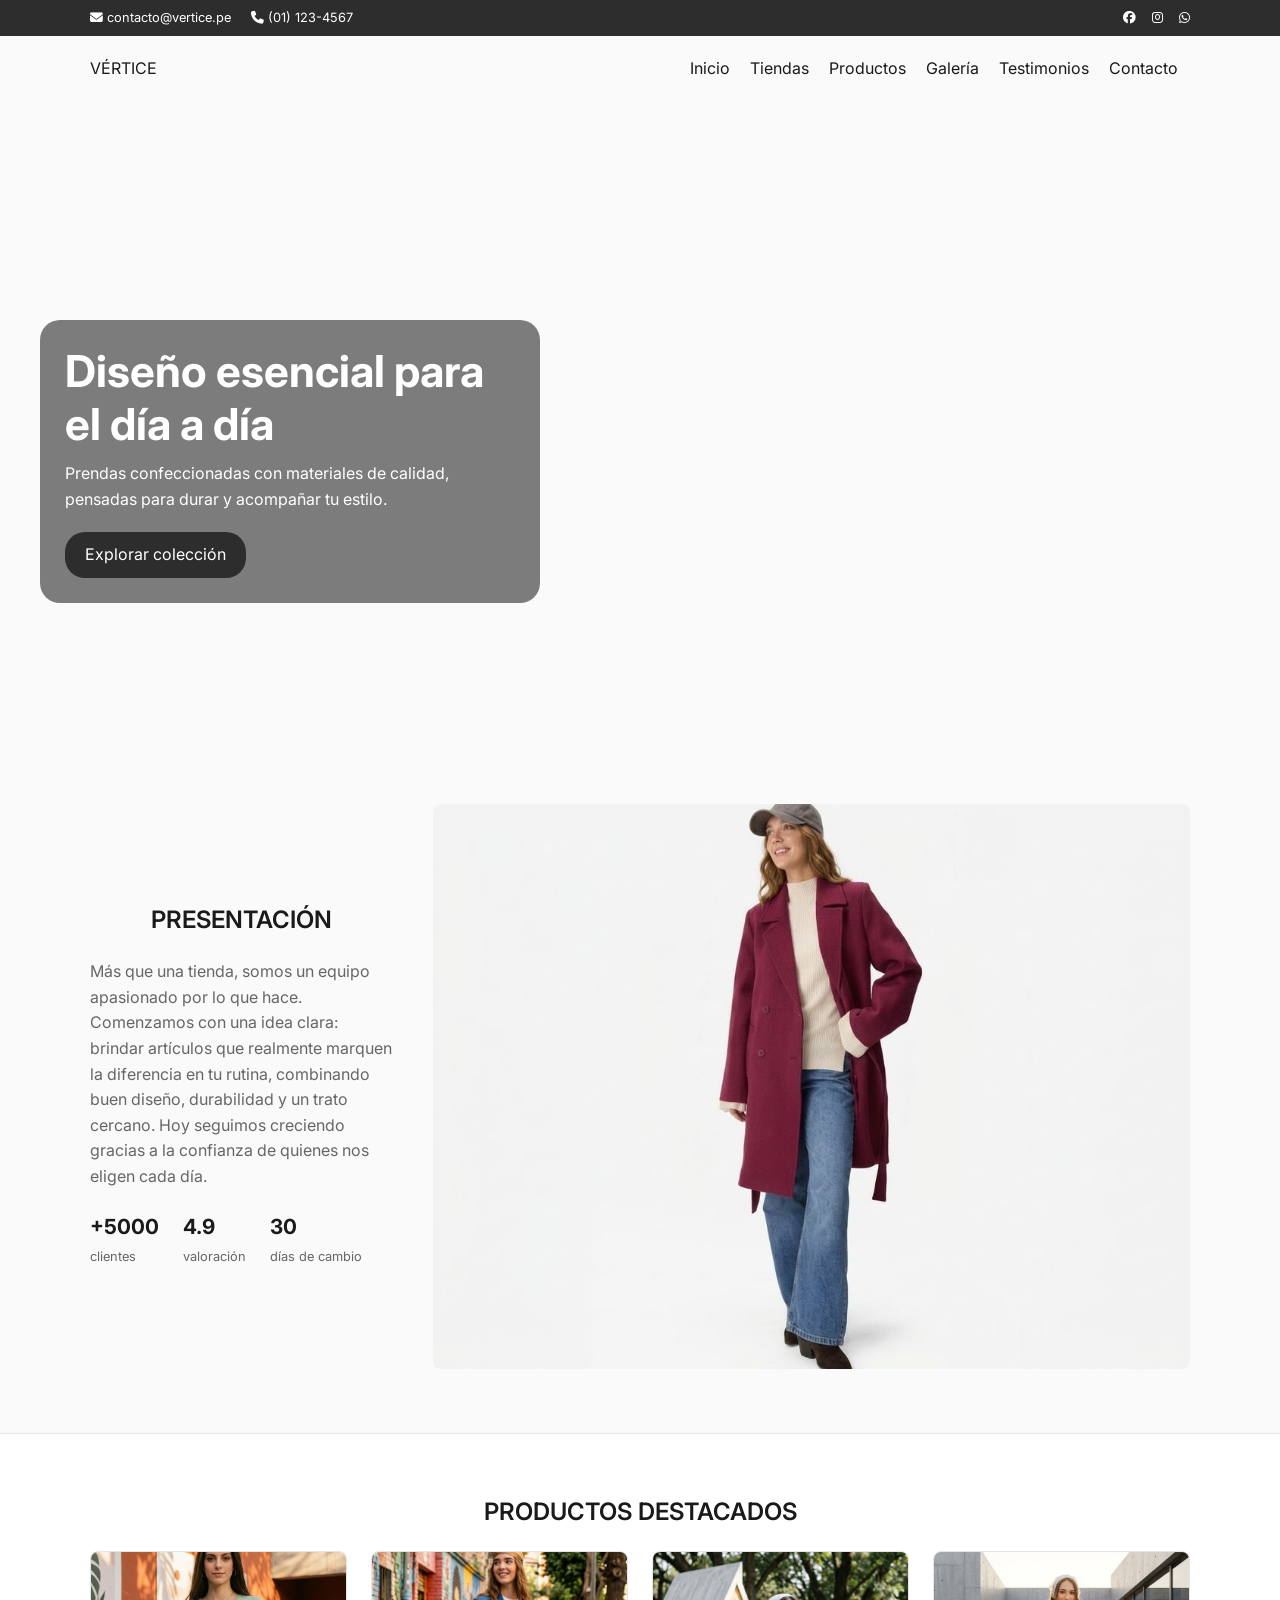
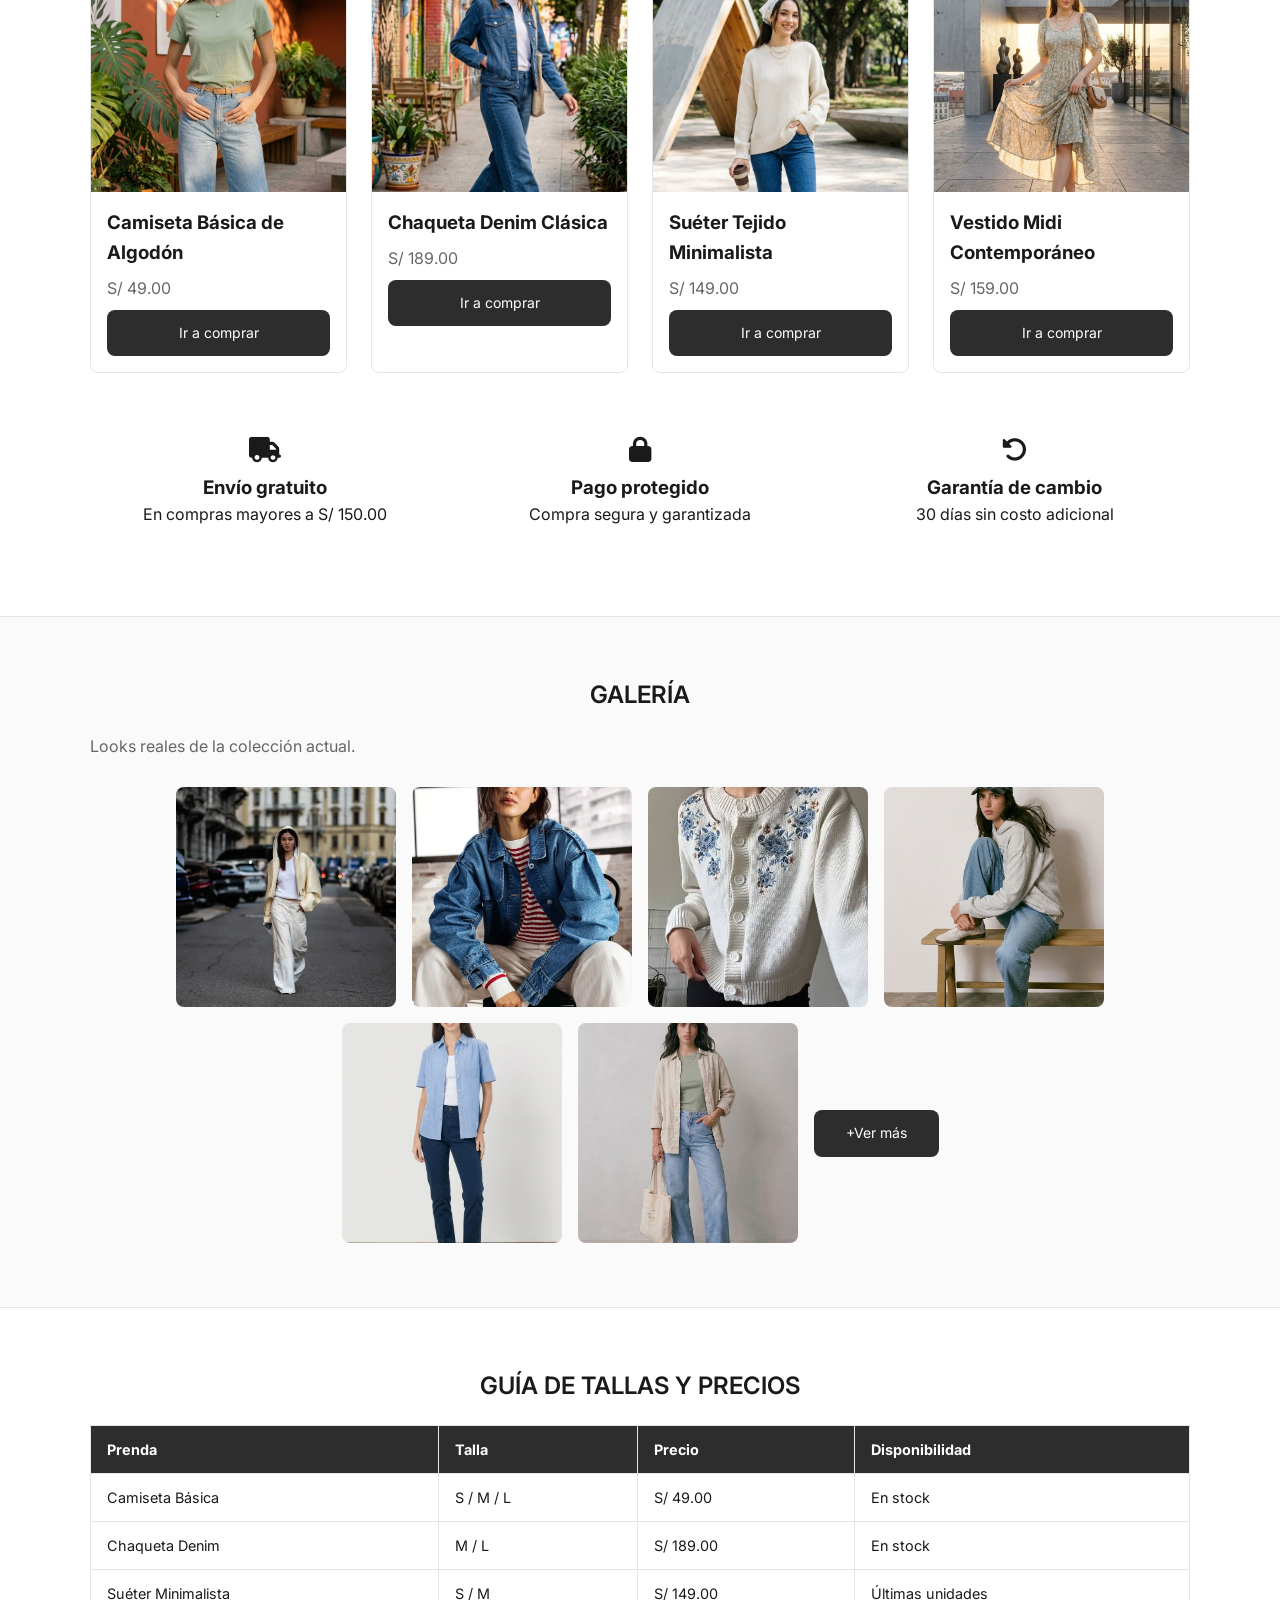
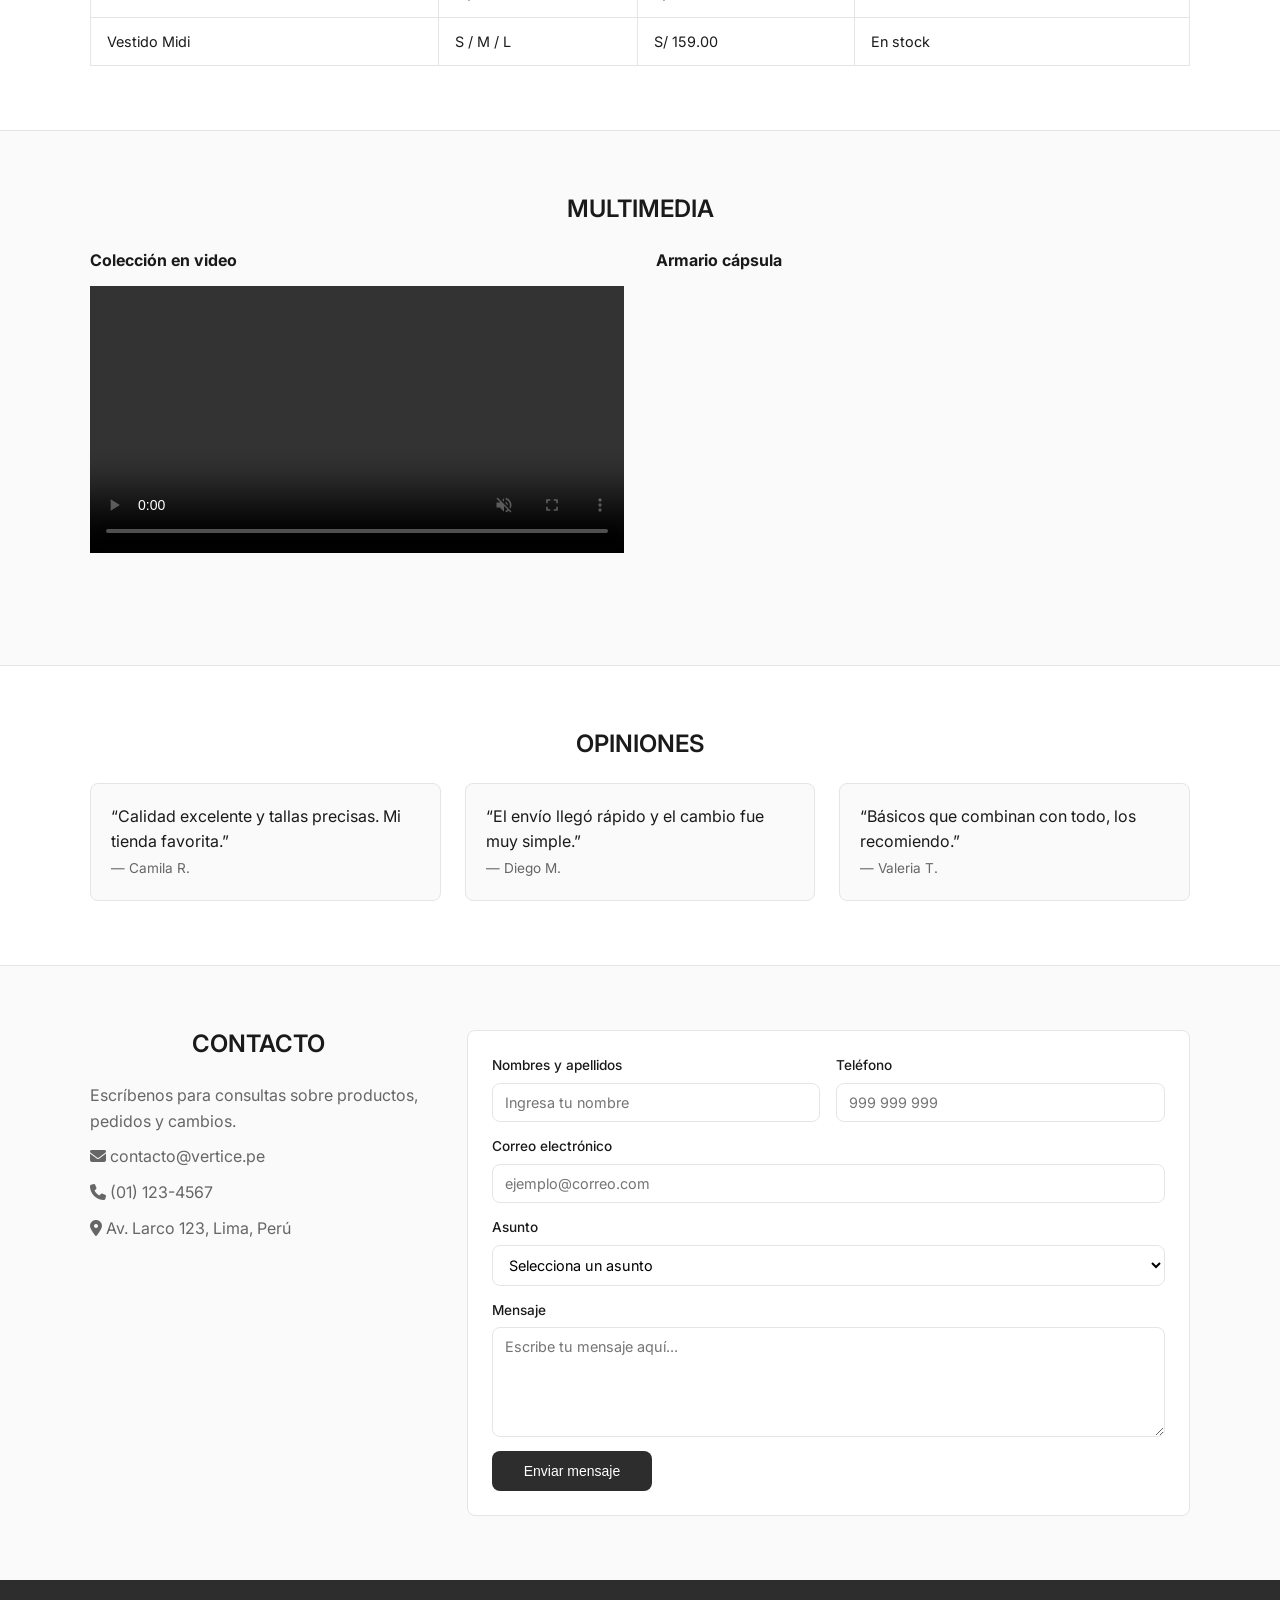
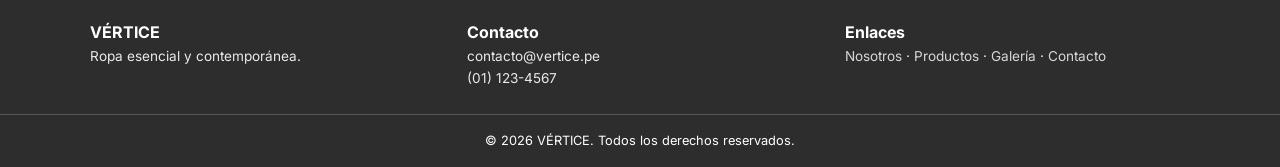
<file: index.html>
<!DOCTYPE html>
<html lang="es">

<head>
    <meta charset="UTF-8">
    <meta name="viewport" content="width=device-width, initial-scale=1.0">
    <meta name="theme-color" content="#2d2d2d">
    <title>VÉRTICE — Ropa Esencial</title>
    <link rel="icon" href="assets/img/favicon.ico" type="image/x-icon">
    <link rel="preconnect" href="https://fonts.googleapis.com">
    <link rel="preconnect" href="https://fonts.gstatic.com" crossorigin>
    <link href="https://fonts.googleapis.com/css2?family=Inter:wght@400;500;700&display=swap" rel="stylesheet">
    <link rel="stylesheet" href="https://cdnjs.cloudflare.com/ajax/libs/font-awesome/6.5.2/css/all.min.css">
    <link rel="stylesheet" href="assets/css/styles.css">
</head>

<body>
    <div class="topbar">
        <div class="container topbar-inner">
            <div class="topbar-contact">
                <a href="mailto:contacto@vertice.pe"><i class="fa-solid fa-envelope"></i> contacto@vertice.pe</a>
                <a href="tel:+5112345678"><i class="fa-solid fa-phone"></i> (01) 123-4567</a>
            </div>
            <div class="topbar-social">
                <a href="https://facebook.com/" target="_blank" rel="noopener"><i class="fa-brands fa-facebook"></i></a>
                <a href="https://instagram.com/" target="_blank" rel="noopener"><i
                        class="fa-brands fa-instagram"></i></a>
                <a href="https://wa.me/51999999999" target="_blank" rel="noopener"><i
                        class="fa-brands fa-whatsapp"></i></a>
            </div>
        </div>
    </div>
    <header id="cabecera">
        <div class="container header-inner">
            <div class="nav-bar">
                <!-- Logo -->
                <div class="logo-ancho">
                    <a href="index.html" class="logo">VÉRTICE</a>
                </div>
                <!-- Botón hamburguesa -->
                <div class="nav-menu-toggle">
                    <i class="fa-solid fa-bars"></i>
                </div>
                <nav class="nav-menu">
                    <a href="index.html" aria-current="page">Inicio</a>
                    <a href="tiendas.html">Tiendas</a>
                    <a href="productos.html">Productos</a>
                    <a href="galeria.html">Galería</a>
                    <a href="testimonios.html">Testimonios</a>
                    <a href="contacto.html">Contacto</a>
                </nav>
            </div>
        </div>
    </header>
    <main>
        <section id="portada">
            <video class="video-fluid" autoplay muted loop>
                <source src="assets/videos/video-portada.mp4" type="video/mp4">
            </video>
            <div class="portada-texto">
                <h1>Diseño esencial para el día a día</h1>
                <p>Prendas confeccionadas con materiales de calidad, pensadas para durar y acompañar tu estilo.</p>
                <a href="productos.html" class="btn">Explorar colección</a>
            </div>
        </section>
        <section id="nosotros" class="section">
            <div class="container nosotros-inner">
                <div class="nosotros-text">
                    <h2 class="section-title">Presentación</h2>
                    <p>Más que una tienda, somos un equipo apasionado por lo que hace. Comenzamos con una idea clara:
                        brindar artículos que realmente marquen la diferencia en tu rutina, combinando buen diseño,
                        durabilidad y un trato cercano. Hoy seguimos creciendo gracias a la confianza de quienes nos
                        eligen cada día.</p>
                    <div class="datos">
                        <div class="dato"><strong>+5000</strong><span>clientes</span></div>
                        <div class="dato"><strong>4.9</strong><span>valoración</span></div>
                        <div class="dato"><strong>30</strong><span>días de cambio</span></div>
                    </div>
                </div>
                <div class="nosotros-img">
                    <img src="assets/img/abrigo-de-pano.jpg" alt="Abrigo de paño estructurado">
                </div>
            </div>
        </section>
        <section id="productos" class="section section-alt">
            <div class="container">
                <h2 class="section-title">Productos destacados</h2>
                <div class="products">
                    <div class="card">
                        <div class="card-img"><img src="assets/img/camiseta.jpg" alt="Camiseta básica de algodón"></div>
                        <div class="card-body">
                            <h3>Camiseta Básica de Algodón</h3>
                            <p class="price">S/ 49.00</p>
                            <a href="productos.html" class="btn">Ir a comprar</a>
                        </div>
                    </div>
                    <div class="card">
                        <div class="card-img"><img src="assets/img/chaqueta.jpg" alt="Chaqueta denim clásica"></div>
                        <div class="card-body">
                            <h3>Chaqueta Denim Clásica</h3>
                            <p class="price">S/ 189.00</p>
                            <a href="productos.html" class="btn">Ir a comprar</a>
                        </div>
                    </div>
                    <div class="card">
                        <div class="card-img"><img src="assets/img/sueter-minimalista.jpg"
                                alt="Suéter tejido minimalista">
                        </div>
                        <div class="card-body">
                            <h3>Suéter Tejido Minimalista</h3>
                            <p class="price">S/ 149.00</p>
                            <a href="productos.html" class="btn">Ir a comprar</a>
                        </div>
                    </div>
                    <div class="card">
                        <div class="card-img"><img src="assets/img/vestido-midi.jpg" alt="Vestido midi contemporáneo">
                        </div>
                        <div class="card-body">
                            <h3>Vestido Midi Contemporáneo</h3>
                            <p class="price">S/ 159.00</p>
                            <a href="productos.html" class="btn">Ir a comprar</a>
                        </div>
                    </div>
                </div>
                <div class="features">
                    <div class="feature"><i class="fa-solid fa-truck"></i>
                        <h3>Envío gratuito</h3>
                        <p>En compras mayores a S/ 150.00</p>
                    </div>
                    <div class="feature"><i class="fa-solid fa-lock"></i>
                        <h3>Pago protegido</h3>
                        <p>Compra segura y garantizada</p>
                    </div>
                    <div class="feature"><i class="fa-solid fa-rotate-left"></i>
                        <h3>Garantía de cambio</h3>
                        <p>30 días sin costo adicional</p>
                    </div>
                </div>
            </div>
        </section>
        <section id="galeria" class="section">
            <div class="container">
                <h2 class="section-title">Galería</h2>
                <p class="section-sub">Looks reales de la colección actual.</p>
                <div class="galeria">
                    <img src="assets/img/modelo-1.webp" alt="Sudadera urbana con capucha">
                    <img src="assets/img/modelo-4.webp" alt="Chaqueta denim clásica">
                    <img src="assets/img/modelo3.jpg" alt="Suéter tejido de punto">
                    <img src="assets/img/polera.jpg" alt="Polera urbana">
                    <img src="assets/img/pantalon-chino.jpg" alt="Pantalón chino slim">
                    <img src="assets/img/camiseta-de-lino.jpg" alt="Sobrecamisa de lino">
                    <a href="galeria.html" class="btn-center">+Ver más</a>
                </div>
            </div>
        </section>
        <section id="tabla" class="section section-alt">
            <div class="container">
                <h2 class="section-title">Guía de tallas y precios</h2>
                <div class="tabla-wrap">
                    <table>
                        <thead>
                            <tr>
                                <th>Prenda</th>
                                <th>Talla</th>
                                <th>Precio</th>
                                <th>Disponibilidad</th>
                            </tr>
                        </thead>
                        <tbody>
                            <tr>
                                <td>Camiseta Básica</td>
                                <td>S / M / L</td>
                                <td>S/ 49.00</td>
                                <td>En stock</td>
                            </tr>
                            <tr>
                                <td>Chaqueta Denim</td>
                                <td>M / L</td>
                                <td>S/ 189.00</td>
                                <td>En stock</td>
                            </tr>
                            <tr>
                                <td>Suéter Minimalista</td>
                                <td>S / M</td>
                                <td>S/ 149.00</td>
                                <td>Últimas unidades</td>
                            </tr>
                            <tr>
                                <td>Vestido Midi</td>
                                <td>S / M / L</td>
                                <td>S/ 159.00</td>
                                <td>En stock</td>
                            </tr>
                        </tbody>
                    </table>
                </div>
            </div>
        </section>
        <section id="multimedia" class="section">
            <div class="container">
                <h2 class="section-title">Multimedia</h2>
                <div class="media">
                    <div class="media-item">
                        <h3>Colección en video</h3>
                        <video controls autoplay muted loop playsinline preload="metadata" width="100%">
                            <source src="assets/videos/coleccion.mp4" type="video/mp4">Tu navegador no puede reproducir
                            el
                            video.
                        </video>
                    </div>
                    <div class="media-item">
                        <h3>Armario cápsula</h3>
                        <iframe src="https://www.youtube.com/embed/F0hH-5UwAxQ"
                            title="Básicos imprescindibles armario cápsula minimalista" width="100%" height="315"
                            frameborder="0"
                            allow="accelerometer; autoplay; clipboard-write; encrypted-media; gyroscope; picture-in-picture; web-share"
                            referrerpolicy="strict-origin-when-cross-origin" allowfullscreen></iframe>
                    </div>
                </div>
            </div>
        </section>
        <section class="section section-alt">
            <div class="container">
                <h2 class="section-title">Opiniones</h2>
                <div class="testimonios">
                    <div class="testimonio">
                        <p>“Calidad excelente y tallas precisas. Mi tienda favorita.”</p><span>— Camila R.</span>
                    </div>
                    <div class="testimonio">
                        <p>“El envío llegó rápido y el cambio fue muy simple.”</p><span>— Diego M.</span>
                    </div>
                    <div class="testimonio">
                        <p>“Básicos que combinan con todo, los recomiendo.”</p><span>— Valeria T.</span>
                    </div>
                </div>
            </div>
        </section>
        <section id="contacto" class="section">
            <div class="container contacto-inner">
                <div class="contacto-info">
                    <h2 class="section-title">Contacto</h2>
                    <p>Escríbenos para consultas sobre productos, pedidos y cambios.</p>
                    <p><i class="fa-solid fa-envelope"></i> contacto@vertice.pe</p>
                    <p><i class="fa-solid fa-phone"></i> (01) 123-4567</p>
                    <p><i class="fa-solid fa-location-dot"></i> Av. Larco 123, Lima, Perú</p>
                </div>
                <div class="contacto-form">
                    <form action="#" method="post">
                        <div class="form-row">
                            <div class="form-group">
                                <label for="nombre">Nombres y apellidos</label>
                                <input type="text" id="nombre" name="nombre" placeholder="Ingresa tu nombre" required>
                            </div>
                            <div class="form-group">
                                <label for="telefono">Teléfono</label>
                                <input type="tel" id="telefono" name="telefono" placeholder="999 999 999" required>
                            </div>
                        </div>
                        <div class="form-group">
                            <label for="email">Correo electrónico</label>
                            <input type="email" id="email" name="email" placeholder="ejemplo@correo.com" required>
                        </div>
                        <div class="form-group">
                            <label for="asunto">Asunto</label>
                            <select id="asunto" name="asunto" required>
                                <option value="" disabled selected>Selecciona un asunto</option>
                                <option value="consulta">Consulta sobre productos</option>
                                <option value="pedido">Estado de mi pedido</option>
                                <option value="cambio">Cambios y devoluciones</option>
                            </select>
                        </div>
                        <div class="form-group">
                            <label for="mensaje">Mensaje</label>
                            <textarea id="mensaje" name="mensaje" placeholder="Escribe tu mensaje aquí..."
                                required></textarea>
                        </div>
                        <button type="submit" class="btn">Enviar mensaje</button>
                    </form>
                </div>
            </div>
        </section>
    </main>
    <footer>
        <div class="container footer-inner">
            <div class="footer-col">
                <strong>VÉRTICE</strong>
                <p>Ropa esencial y contemporánea.</p>
            </div>
            <div class="footer-col">
                <strong>Contacto</strong>
                <p>contacto@vertice.pe</p>
                <p>(01) 123-4567</p>
            </div>
            <div class="footer-col">
                <strong>Enlaces</strong>
                <p><a href="#nosotros">Nosotros</a> · <a href="#productos">Productos</a> · <a
                        href="#galeria">Galería</a> · <a href="#contacto">Contacto</a></p>
            </div>
        </div>
        <div class="footer-bar">
            <p>© 2026 VÉRTICE. Todos los derechos reservados.</p>
        </div>
    </footer>
    <a class="scroll-up" href="#" title="Volver arriba">
        <i class="fa-solid fa-angle-up"></i>
    </a>
    <script src="assets/js/main.js"></script>
</body>

</html>
</file>
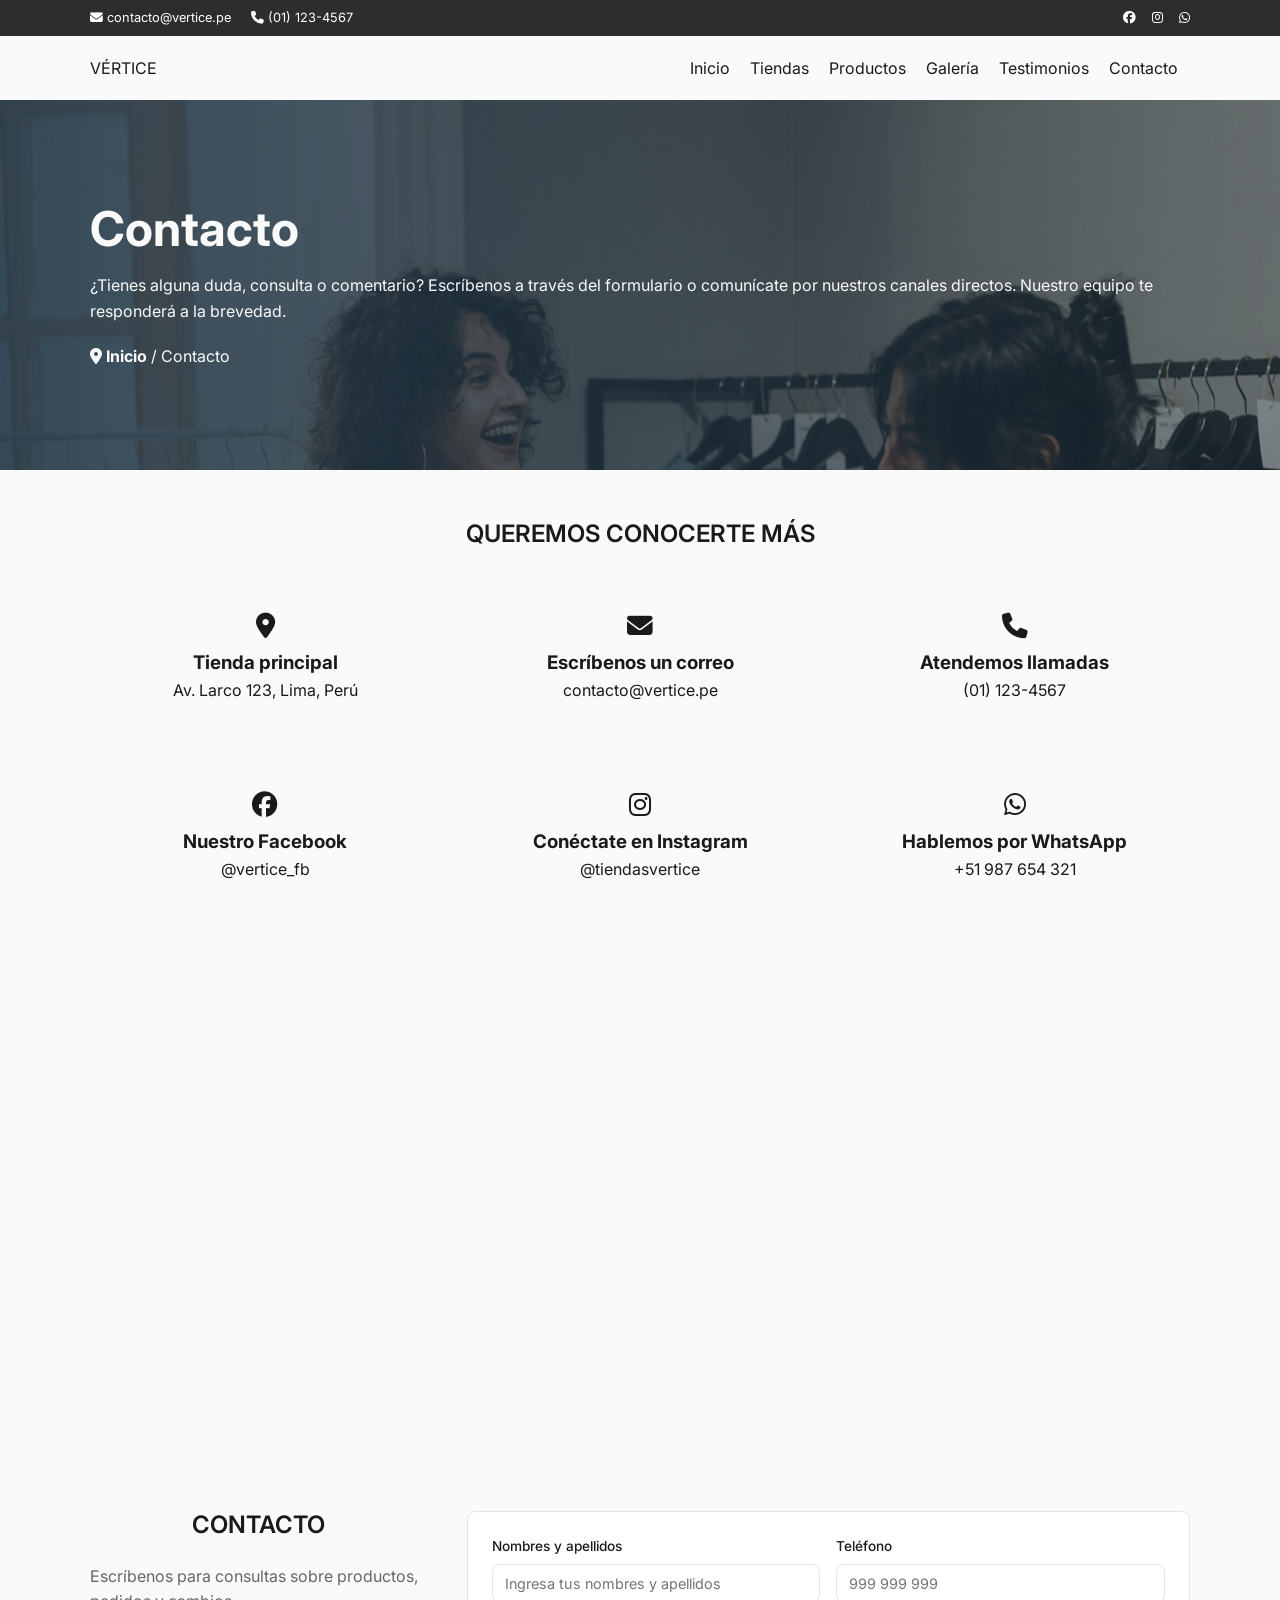
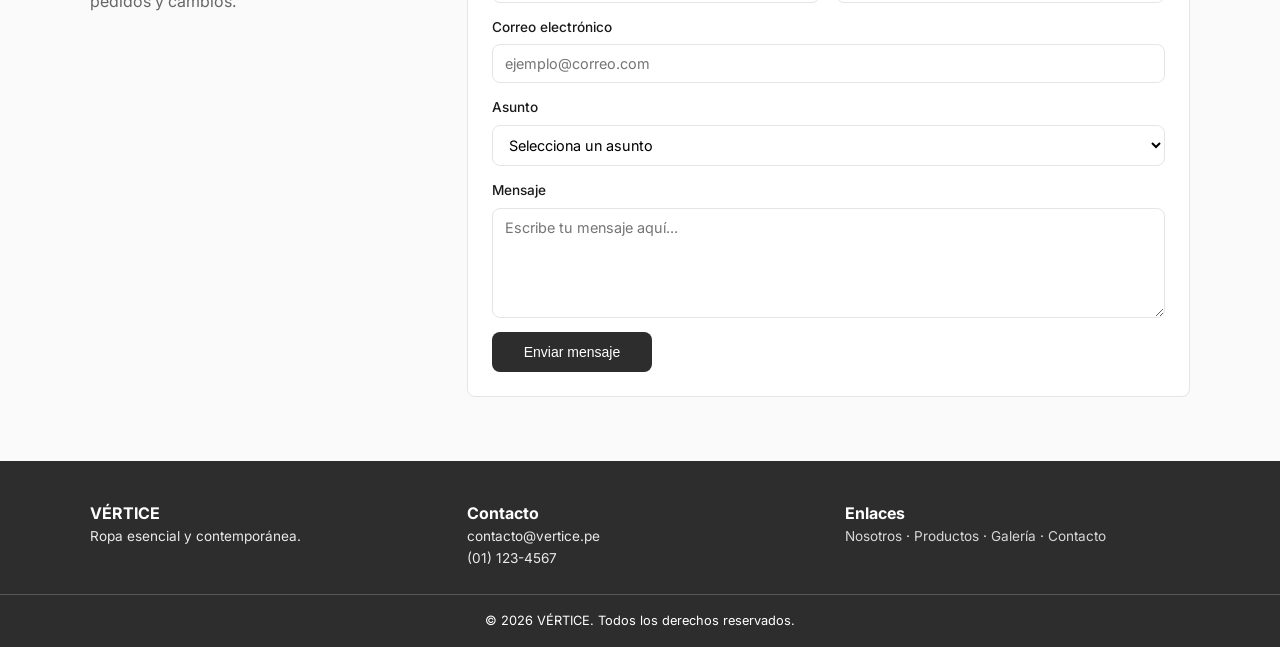
<file: contacto.html>
<!DOCTYPE html>
<html lang="es">

<head>
    <meta charset="UTF-8">
    <meta name="viewport" content="width=device-width, initial-scale=1.0">
    <title>VÉRTICE — Ropa Esencial</title>
    <link rel="icon" href="assets/img/favicon.ico" type="image/x-icon">
    <link rel="preconnect" href="https://fonts.googleapis.com">
    <link rel="preconnect" href="https://fonts.gstatic.com" crossorigin>
    <link href="https://fonts.googleapis.com/css2?family=Inter:wght@400;500;700&display=swap" rel="stylesheet">
    <link rel="stylesheet" href="https://cdnjs.cloudflare.com/ajax/libs/font-awesome/6.5.2/css/all.min.css">
    <link rel="stylesheet" href="assets/css/styles.css">
</head>

<body>
    <div class="topbar">
        <div class="container topbar-inner">
            <div class="topbar-contact">
                <a href="mailto:contacto@vertice.pe"><i class="fa-solid fa-envelope"></i> contacto@vertice.pe</a>
                <a href="tel:+5112345678"><i class="fa-solid fa-phone"></i> (01) 123-4567</a>
            </div>
            <div class="topbar-social">
                <a href="https://facebook.com/" target="_blank" rel="noopener"><i class="fa-brands fa-facebook"></i></a>
                <a href="https://instagram.com/" target="_blank" rel="noopener"><i
                        class="fa-brands fa-instagram"></i></a>
                <a href="https://wa.me/51999999999" target="_blank" rel="noopener"><i
                        class="fa-brands fa-whatsapp"></i></a>
            </div>
        </div>
    </div>
    <header id="cabecera">
        <div class="container header-inner">
            <div class="nav-bar">
                <!-- Logo -->
                <div class="logo-ancho">
                    <a href="index.html" class="logo">VÉRTICE</a>
                </div>
                <!-- Botón hamburguesa -->
                <div class="nav-menu-toggle">
                    <i class="fa-solid fa-bars"></i>
                </div>
                <nav class="nav-menu">
                    <a href="index.html" aria-current="page">Inicio</a>
                    <a href="tiendas.html">Tiendas</a>
                    <a href="productos.html">Productos</a>
                    <a href="galeria.html">Galería</a>
                    <a href="testimonios.html">Testimonios</a>
                    <a href="contacto.html">Contacto</a>
                </nav>
            </div>
        </div>
    </header>
    <main>
        <section class="contact">
            <div class="container">
                <h1>Contacto</h1>
                <p>¿Tienes alguna duda, consulta o comentario? Escríbenos a través del formulario o comunícate por
                    nuestros canales directos. Nuestro equipo te responderá a la brevedad.</p>
                <nav>
                    <i class="fa-solid fa-location-dot"></i>
                    <a href="index.html">Inicio</a> / Contacto
                </nav>
            </div>
        </section>
        <section id="contact">
            <h2 class="section-title">Queremos conocerte más</h2>
            <div class="container">
                <div class="contact-grid">
                    <div class="contact-item"><i class="fa-solid fa-location-dot"></i>
                        <h3>Tienda principal</h3>
                        <p>Av. Larco 123, Lima, Perú</p>
                    </div>
                    <div class="contact-item"><i class="fa-solid fa-envelope"></i>
                        <h3>Escríbenos un correo</h3>
                        <a href="mailto:contacto@vertice.pe">contacto@vertice.pe</a>
                    </div>
                    <div class="contact-item"><i class="fa-solid fa-phone"></i>
                        <h3>Atendemos llamadas</h3>
                        <a href="tel:+5112345678"> (01) 123-4567</a>
                    </div>
                </div>
                <div class="contact-grid">
                    <div class="contact-item"><i class="fa-brands fa-facebook"></i>
                        <h3>Nuestro Facebook</h3>
                        <a href="https://facebook.com/" target="_blank" rel="noopener">@vertice_fb</a>
                    </div>
                    <div class="contact-item"><i class="fa-brands fa-instagram"></i>
                        <h3>Conéctate en Instagram</h3>
                        <a href="https://instagram.com/" target="_blank" rel="noopener">@tiendasvertice</a>
                    </div>
                    <div class="contact-item"><i class="fa-brands fa-whatsapp"></i>
                        <h3>Hablemos por WhatsApp</h3>
                        <a href="https://wa.me/51987654321" target="_blank" rel="noopener">+51 987 654 321</a>
                    </div>
                </div>
            </div>
        </section>
        <section id="mapa">
            <iframe class="mapa-fluid"
                src="https://www.google.com/maps/embed?pb=!1m18!1m12!1m3!1d62452.99128207556!2d-77.14641255136722!3d-11.952890200000006!2m3!1f0!2f0!3f0!3m2!1i1024!2i768!4f13.1!3m3!1m2!1s0x9105d1d877f532d7%3A0x8db19fe8e1f40feb!2sUniversidad%20Tecnol%C3%B3gica%20del%20Per%C3%BA!5e0!3m2!1ses-419!2spe!4v1794443236044!5m2!1ses-419!2spe"
                width="600" height="450" style="border:0;" allowfullscreen="" loading="lazy"
                referrerpolicy="strict-origin-when-cross-origin"></iframe>
        </section>
        <section id="contacto" class="section">
            <div class="container contacto-inner">
                <div class="contacto-info">
                    <h2 class="section-title">Contacto</h2>
                    <p>Escríbenos para consultas sobre productos, pedidos y cambios.</p>
                </div>
                <div class="contacto-form">
                    <form action="#" method="post">
                        <div class="form-row">
                            <div class="form-group">
                                <label for="nombre">Nombres y apellidos</label>
                                <input type="text" id="nombre" name="nombre"
                                    placeholder="Ingresa tus nombres y apellidos" required>
                            </div>
                            <div class="form-group">
                                <label for="telefono">Teléfono</label>
                                <input type="tel" id="telefono" name="telefono" placeholder="999 999 999" required>
                            </div>
                        </div>
                        <div class="form-group">
                            <label for="email">Correo electrónico</label>
                            <input type="email" id="email" name="email" placeholder="ejemplo@correo.com" required>
                        </div>
                        <div class="form-group">
                            <label for="asunto">Asunto</label>
                            <select id="asunto" name="asunto" required>
                                <option value="" disabled selected>Selecciona un asunto</option>
                                <option value="consulta">Consulta sobre productos</option>
                                <option value="pedido">Estado de mi pedido</option>
                                <option value="cambio">Cambios y devoluciones</option>
                            </select>
                        </div>
                        <div class="form-group">
                            <label for="mensaje">Mensaje</label>
                            <textarea id="mensaje" name="mensaje" placeholder="Escribe tu mensaje aquí..."
                                required></textarea>
                        </div>
                        <button type="submit" class="btn">Enviar mensaje</button>
                    </form>
                </div>
            </div>
        </section>
    </main>
    <footer>
        <div class="container footer-inner">
            <div class="footer-col">
                <strong>VÉRTICE</strong>
                <p>Ropa esencial y contemporánea.</p>
            </div>
            <div class="footer-col">
                <strong>Contacto</strong>
                <p>contacto@vertice.pe</p>
                <p>(01) 123-4567</p>
            </div>
            <div class="footer-col">
                <strong>Enlaces</strong>
                <p><a href="#nosotros">Nosotros</a> · <a href="#productos">Productos</a> · <a
                        href="#galeria">Galería</a> · <a href="#contacto">Contacto</a></p>
            </div>
        </div>
        <div class="footer-bar">
            <p>© 2026 VÉRTICE. Todos los derechos reservados.</p>
        </div>
    </footer>
    <a class="scroll-up" href="#" title="Volver arriba">
        <i class="fa-solid fa-angle-up"></i>
    </a>
    <script src="assets/js/main.js"></script>
</body>

</html>
</file>
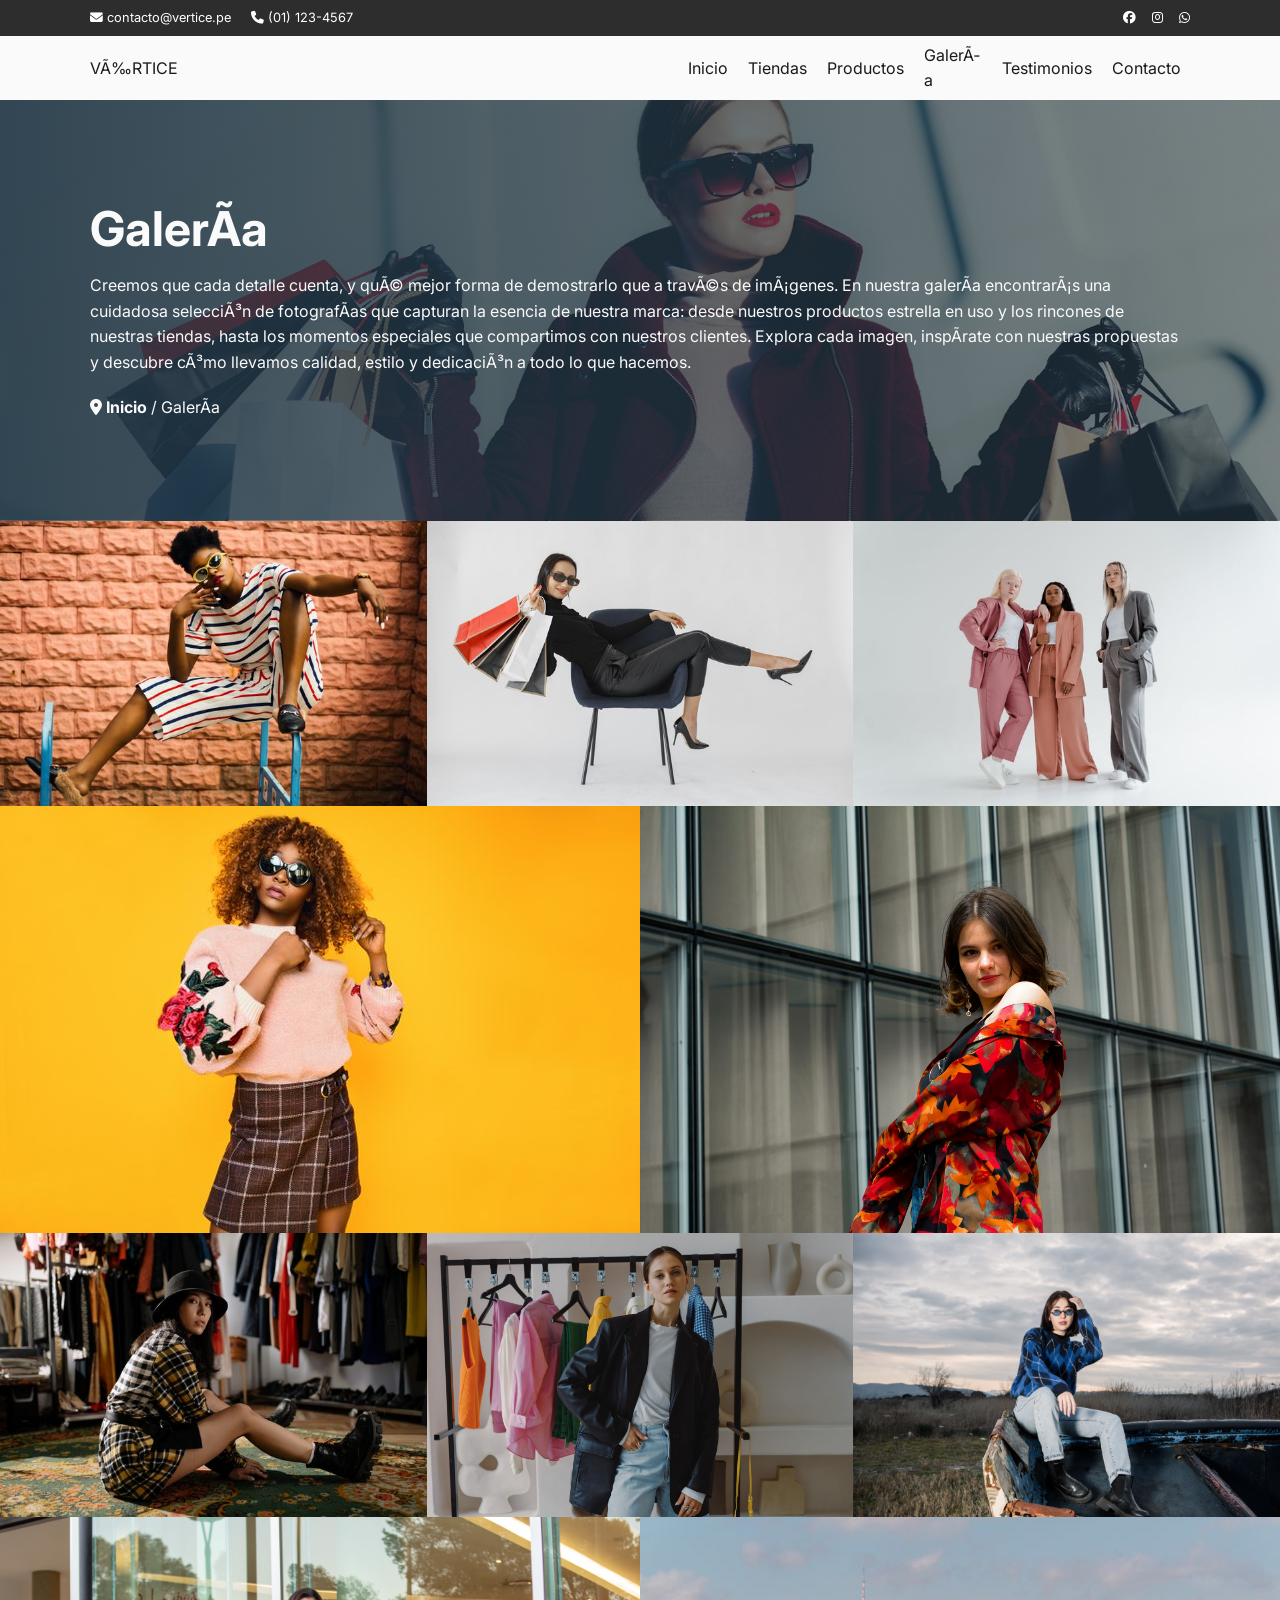
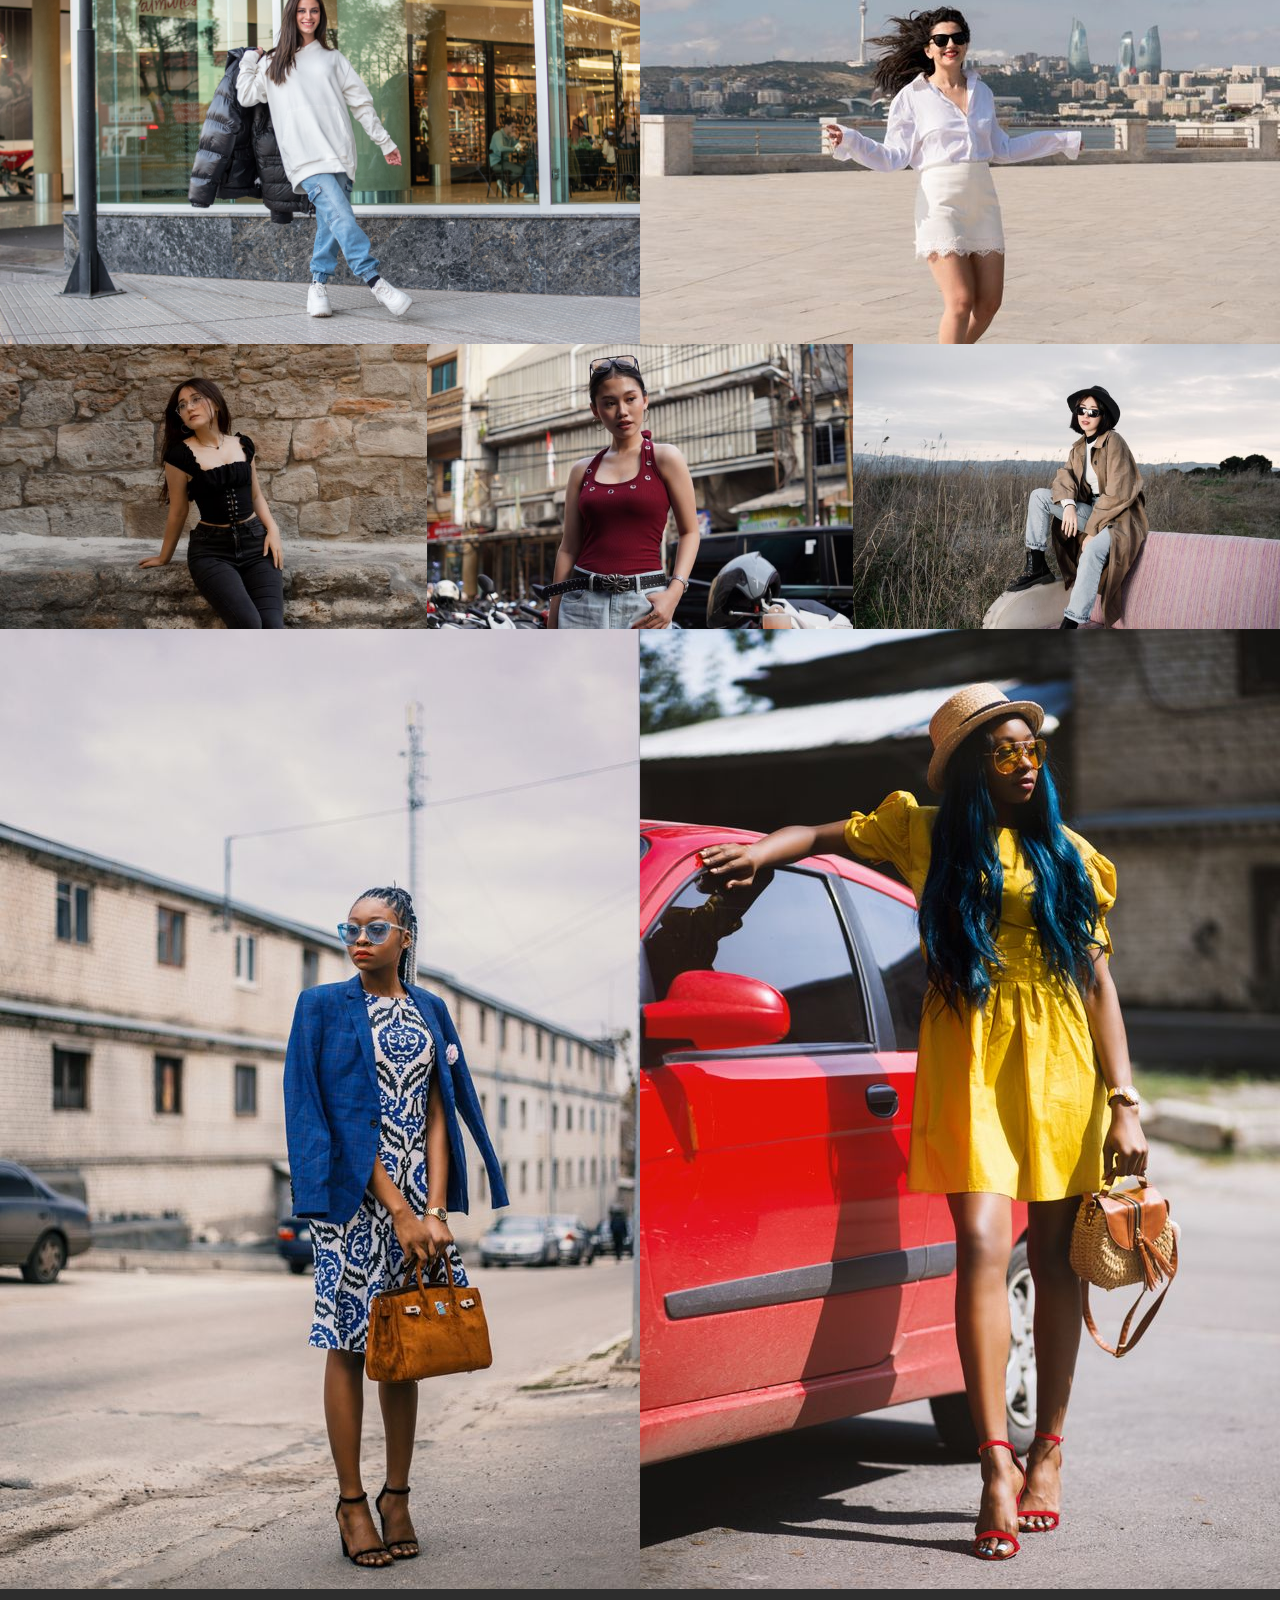
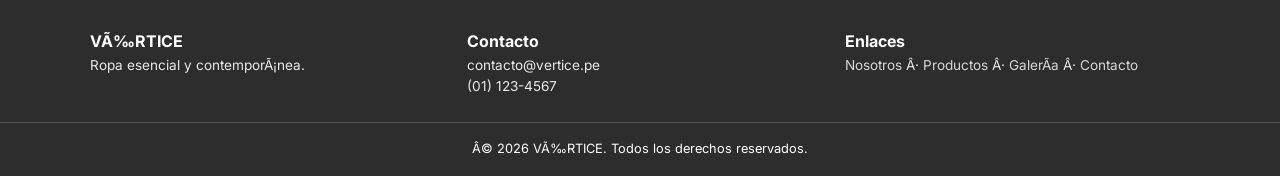
<file: galeria.html>
<!DOCTYPE html>
<html lang="es">
<div class="topbar">
    <div class="container topbar-inner">
        <div class="topbar-contact">
            <a href="mailto:contacto@vertice.pe"><i class="fa-solid fa-envelope"></i> contacto@vertice.pe</a>
            <a href="tel:+5112345678"><i class="fa-solid fa-phone"></i> (01) 123-4567</a>
        </div>
        <div class="topbar-social">
            <a href="https://facebook.com/" target="_blank" rel="noopener"><i class="fa-brands fa-facebook"></i></a>
            <a href="https://instagram.com/" target="_blank" rel="noopener"><i class="fa-brands fa-instagram"></i></a>
            <a href="https://wa.me/51999999999" target="_blank" rel="noopener"><i class="fa-brands fa-whatsapp"></i></a>
        </div>
    </div>
</div>
<header id="cabecera">
    <div class="container header-inner">
        <div class="nav-bar">
            <!-- Logo -->
            <div class="logo-ancho">
                <a href="index.html" class="logo">VÉRTICE</a>
            </div>
            <!-- Botón hamburguesa -->
            <div class="nav-menu-toggle">
                <i class="fa-solid fa-bars"></i>
            </div>
            <nav class="nav-menu">
                <a href="index.html" aria-current="page">Inicio</a>
                <a href="tiendas.html">Tiendas</a>
                <a href="productos.html">Productos</a>
                <a href="galeria.html">Galería</a>
                <a href="testimonios.html">Testimonios</a>
                <a href="contacto.html">Contacto</a>
            </nav>
        </div>
    </div>
</header>

<head>
    <meta charset="UTF-8">
    <meta name="viewport" content="width=device-width, initial-scale=1.0">
    <title>VÉRTICE — Ropa Esencial</title>
    <link rel="icon" href="assets/img/favicon.ico" type="image/x-icon">
    <link rel="preconnect" href="https://fonts.googleapis.com">
    <link rel="preconnect" href="https://fonts.gstatic.com" crossorigin>
    <link href="https://fonts.googleapis.com/css2?family=Inter:wght@400;500;700&display=swap" rel="stylesheet">
    <link rel="stylesheet" href="https://cdnjs.cloudflare.com/ajax/libs/font-awesome/6.5.2/css/all.min.css">
    <link rel="stylesheet" href="assets/css/styles.css">
</head>

<body>

    <main>
        <section class="gallery">
            <div class="container">
                <h1>Galería</h1>
                <p>Creemos que cada detalle cuenta, y qué mejor forma de demostrarlo que a través de imágenes. En
                    nuestra galería encontrarás una cuidadosa selección de fotografías que capturan la esencia de
                    nuestra marca: desde nuestros productos estrella en uso y los rincones de nuestras tiendas, hasta
                    los momentos especiales que compartimos con nuestros clientes. Explora cada imagen, inspírate con
                    nuestras propuestas y descubre cómo llevamos calidad, estilo y dedicación a todo lo que hacemos.</p>
                <nav>
                    <i class="fa-solid fa-location-dot"></i>
                    <a href="index.html">Inicio</a> / Galería
                </nav>
            </div>
        </section>
        <section id="gallery">
            <div class="gallery-grid1">
                <article class="gallery-item">
                    <img src="assets/img/gallery1.jpg" class="img-fluid" alt="">
                </article>
                <article class="gallery-item">
                    <img src="assets/img/gallery2.jpg" class="img-fluid" alt="">
                </article>
                <article class="gallery-item">
                    <img src="assets/img/gallery3.jpg" class="img-fluid" alt="">
                </article>
            </div>
            <div class="gallery-grid2">
                <article class="gallery-item">
                    <img src="assets/img/gallery4.jpg" class="img-fluid" alt="">
                </article>
                <article class="gallery-item">
                    <img src="assets/img/gallery5.jpg" class="img-fluid" alt="">
                </article>
            </div>
            <div class="gallery-grid1">
                <article class="gallery-item">
                    <img src="assets/img/gallery6.jpg" class="img-fluid" alt="">
                </article>
                <article class="gallery-item">
                    <img src="assets/img/gallery7.jpg" class="img-fluid" alt="">
                </article>
                <article class="gallery-item">
                    <img src="assets/img/gallery8.jpg" class="img-fluid" alt="">
                </article>
            </div>
            <div class="gallery-grid2">
                <article class="gallery-item">
                    <img src="assets/img/gallery9.jpg" class="img-fluid" alt="">
                </article>
                <article class="gallery-item">
                    <img src="assets/img/gallery10.jpg" class="img-fluid" alt="">
                </article>
            </div>
            <div class="gallery-grid1">
                <article class="gallery-item">
                    <img src="assets/img/gallery11.jpg" class="img-fluid" alt="">
                </article>
                <article class="gallery-item">
                    <img src="assets/img/gallery12.jpg" class="img-fluid" alt="">
                </article>
                <article class="gallery-item">
                    <img src="assets/img/gallery13.jpg" class="img-fluid" alt="">
                </article>
            </div>
            <div class="gallery-grid2">
                <article class="gallery-item">
                    <img src="assets/img/gallery14.jpg" class="img-fluid" alt="">
                </article>
                <article class="gallery-item">
                    <img src="assets/img/gallery15.jpg" class="img-fluid" alt="">
                </article>
            </div>
        </section>
    </main>
    <footer>
        <div class="container footer-inner">
            <div class="footer-col">
                <strong>VÉRTICE</strong>
                <p>Ropa esencial y contemporánea.</p>
            </div>
            <div class="footer-col">
                <strong>Contacto</strong>
                <p>contacto@vertice.pe</p>
                <p>(01) 123-4567</p>
            </div>
            <div class="footer-col">
                <strong>Enlaces</strong>
                <p><a href="#nosotros">Nosotros</a> · <a href="#productos">Productos</a> · <a
                        href="#galeria">Galería</a> · <a href="#contacto">Contacto</a></p>
            </div>
        </div>
        <div class="footer-bar">
            <p>© 2026 VÉRTICE. Todos los derechos reservados.</p>
        </div>
    </footer>
    <a class="scroll-up" href="#" title="Volver arriba">
        <i class="fa-solid fa-angle-up"></i>
    </a>
    <script src="assets/js/main.js"></script>
</body>

</html>
</file>
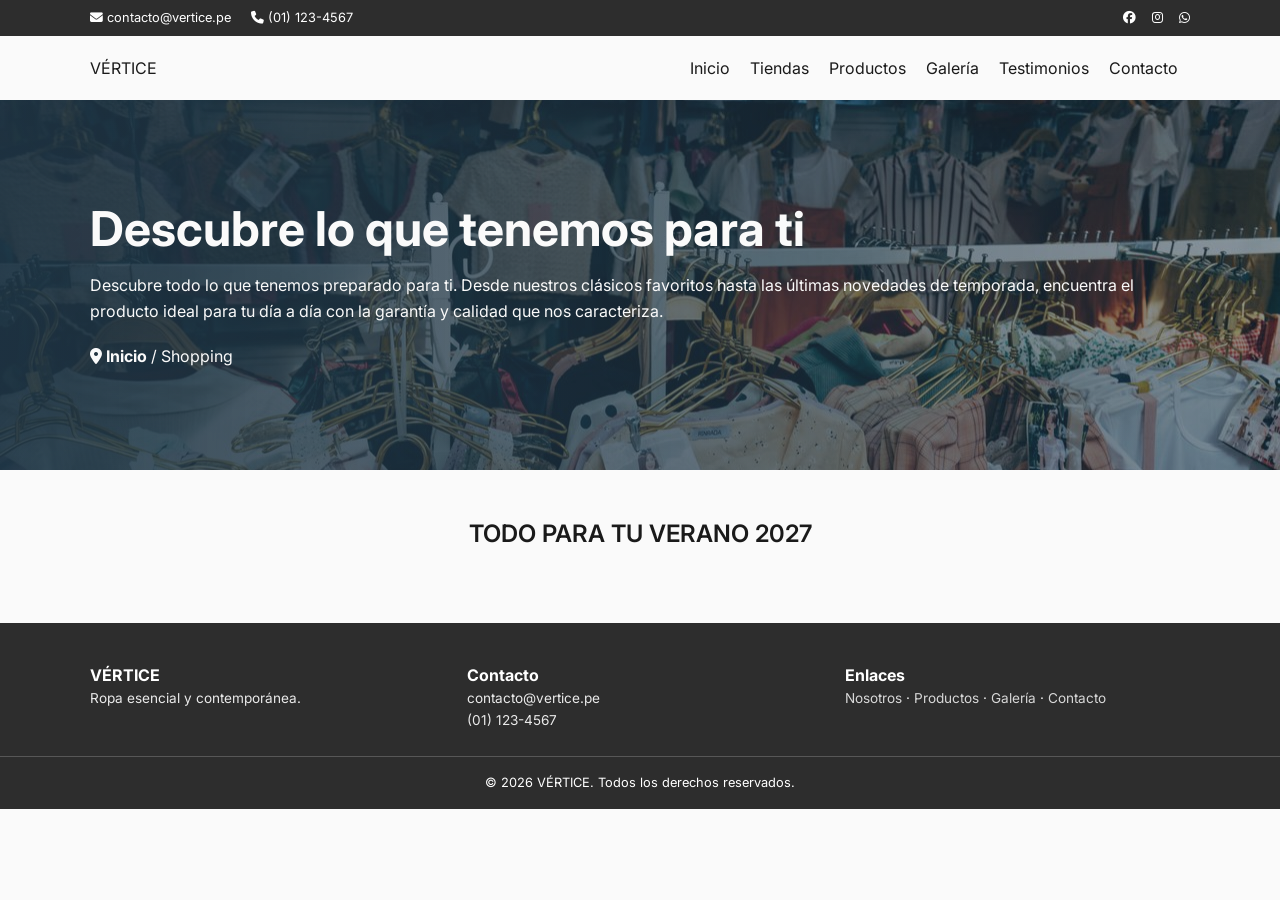
<file: productos.html>
<!DOCTYPE html>
<html lang="es">

<head>
    <meta charset="UTF-8">
    <meta name="viewport" content="width=device-width, initial-scale=1.0">
    <title>VÉRTICE — Ropa Esencial</title>
    <link rel="icon" href="assets/img/favicon.ico" type="image/x-icon">
    <link rel="preconnect" href="https://fonts.googleapis.com">
    <link rel="preconnect" href="https://fonts.gstatic.com" crossorigin>
    <link href="https://fonts.googleapis.com/css2?family=Inter:wght@400;500;700&display=swap" rel="stylesheet">
    <link rel="stylesheet" href="https://cdnjs.cloudflare.com/ajax/libs/font-awesome/6.5.2/css/all.min.css">
    <link rel="stylesheet" href="assets/css/styles.css">
</head>

<body>
    <div class="topbar">
        <div class="container topbar-inner">
            <div class="topbar-contact">
                <a href="mailto:contacto@vertice.pe"><i class="fa-solid fa-envelope"></i> contacto@vertice.pe</a>
                <a href="tel:+5112345678"><i class="fa-solid fa-phone"></i> (01) 123-4567</a>
            </div>
            <div class="topbar-social">
                <a href="https://facebook.com/" target="_blank" rel="noopener"><i class="fa-brands fa-facebook"></i></a>
                <a href="https://instagram.com/" target="_blank" rel="noopener"><i
                        class="fa-brands fa-instagram"></i></a>
                <a href="https://wa.me/51999999999" target="_blank" rel="noopener"><i
                        class="fa-brands fa-whatsapp"></i></a>
            </div>
        </div>
    </div>
    <header id="cabecera">
        <div class="container header-inner">
            <div class="nav-bar">
                <!-- Logo -->
                <div class="logo-ancho">
                    <a href="index.html" class="logo">VÉRTICE</a>
                </div>
                <!-- Botón hamburguesa -->
                <div class="nav-menu-toggle">
                    <i class="fa-solid fa-bars"></i>
                </div>
                <nav class="nav-menu">
                    <a href="index.html" aria-current="page">Inicio</a>
                    <a href="tiendas.html">Tiendas</a>
                    <a href="productos.html">Productos</a>
                    <a href="galeria.html">Galería</a>
                    <a href="testimonios.html">Testimonios</a>
                    <a href="contacto.html">Contacto</a>
                </nav>
            </div>
        </div>
    </header>
    <main>
        <section class="shopping">
            <div class="container">
                <h1>Descubre lo que tenemos para ti</h1>
                <p>Descubre todo lo que tenemos preparado para ti. Desde nuestros clásicos favoritos hasta las últimas
                    novedades de temporada, encuentra el producto ideal para tu día a día con la garantía y calidad que
                    nos caracteriza.</p>
                <nav>
                    <i class="fa-solid fa-location-dot"></i>
                    <a href="index.html">Inicio</a> / Shopping
                </nav>
            </div>
        </section>
        <section id="shopping">
            <h2 class="section-title">Todo para tu verano 2027</h2>
            <div class="container">

            </div>
        </section>

    </main>
    <footer>
        <div class="container footer-inner">
            <div class="footer-col">
                <strong>VÉRTICE</strong>
                <p>Ropa esencial y contemporánea.</p>
            </div>
            <div class="footer-col">
                <strong>Contacto</strong>
                <p>contacto@vertice.pe</p>
                <p>(01) 123-4567</p>
            </div>
            <div class="footer-col">
                <strong>Enlaces</strong>
                <p><a href="#nosotros">Nosotros</a> · <a href="#productos">Productos</a> · <a
                        href="#galeria">Galería</a> · <a href="#contacto">Contacto</a></p>
            </div>
        </div>
        <div class="footer-bar">
            <p>© 2026 VÉRTICE. Todos los derechos reservados.</p>
        </div>
    </footer>
    <a class="scroll-up" href="#" title="Volver arriba">
        <i class="fa-solid fa-angle-up"></i>
    </a>
    <script src="assets/js/main.js"></script>
</body>

</html>
</file>
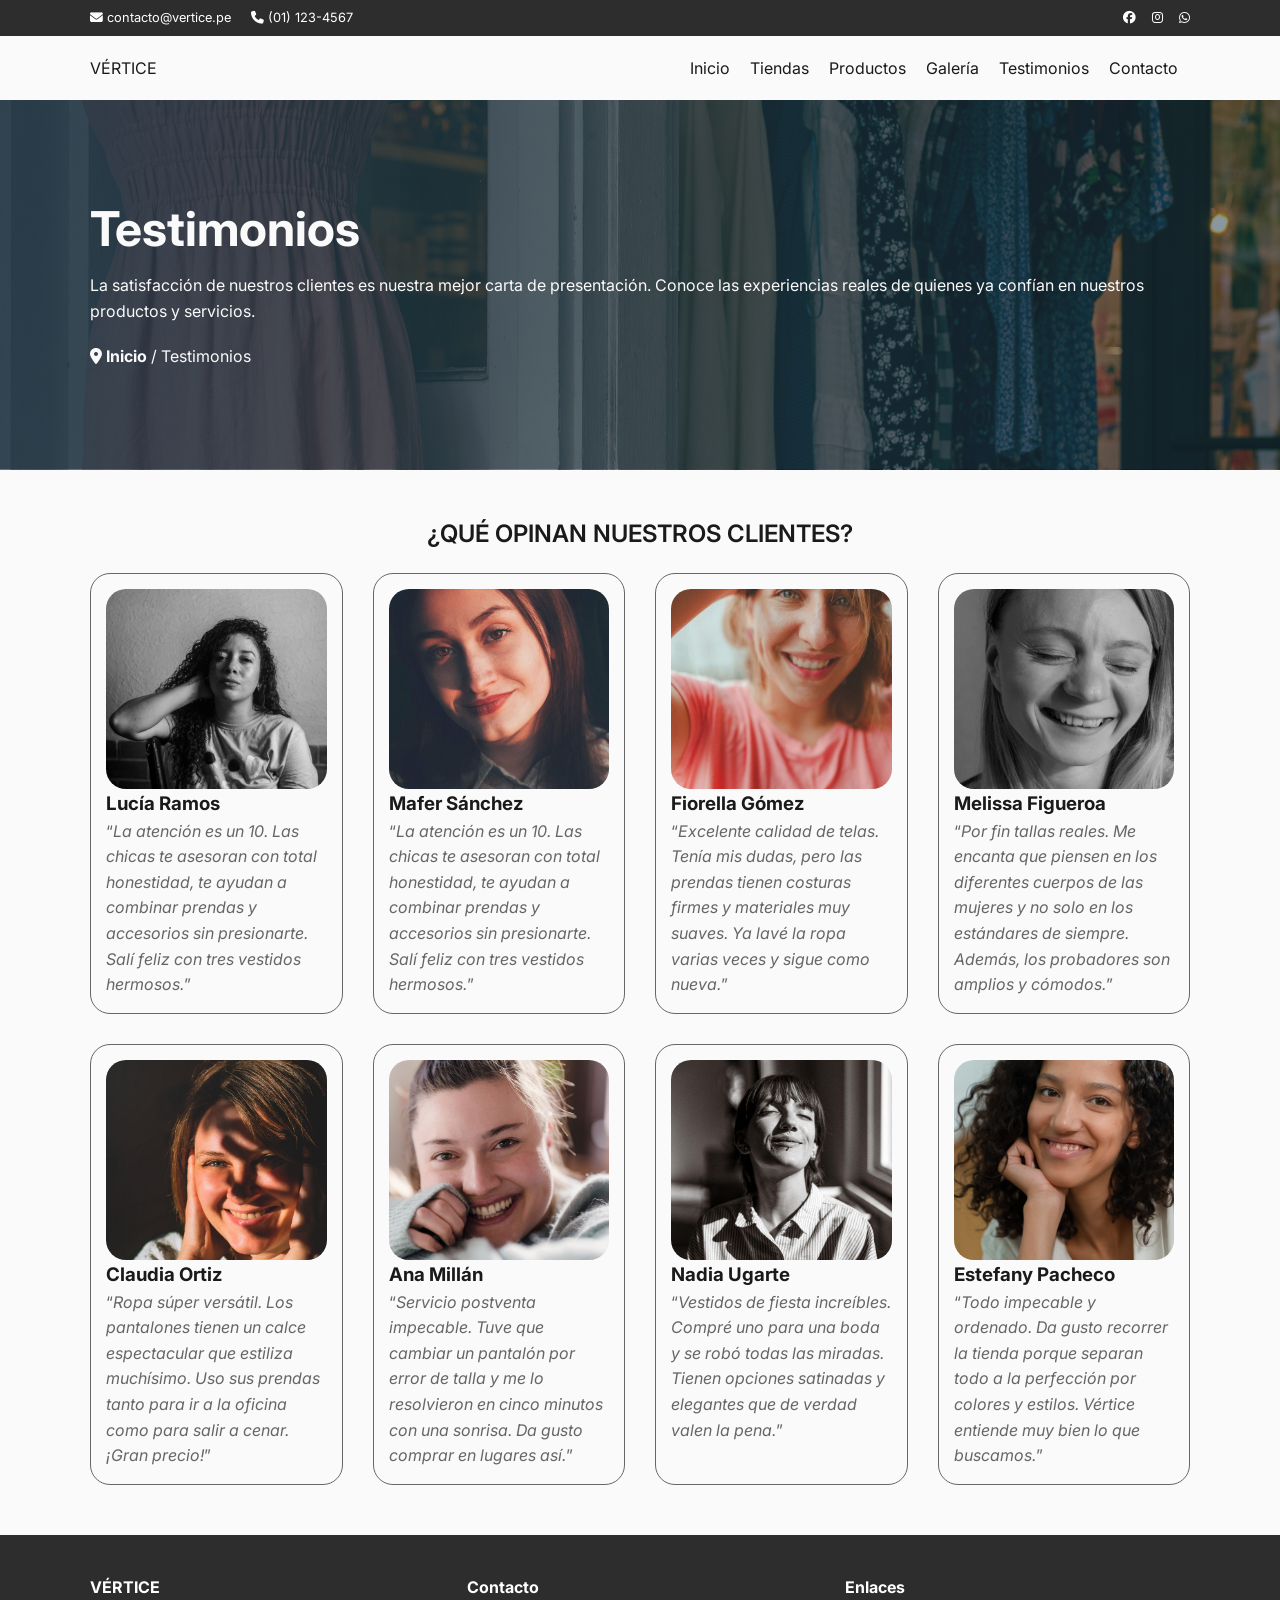
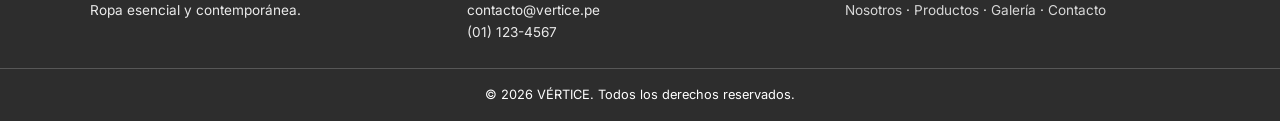
<file: testimonios.html>
<!DOCTYPE html>
<html lang="es">

<head>
    <meta charset="UTF-8">
    <meta name="viewport" content="width=device-width, initial-scale=1.0">
    <title>VÉRTICE — Ropa Esencial</title>
    <link rel="icon" href="assets/img/favicon.ico" type="image/x-icon">
    <link rel="preconnect" href="https://fonts.googleapis.com">
    <link rel="preconnect" href="https://fonts.gstatic.com" crossorigin>
    <link href="https://fonts.googleapis.com/css2?family=Inter:wght@400;500;700&display=swap" rel="stylesheet">
    <link rel="stylesheet" href="https://cdnjs.cloudflare.com/ajax/libs/font-awesome/6.5.2/css/all.min.css">
    <link rel="stylesheet" href="assets/css/styles.css">
</head>

<body>
    <div class="topbar">
        <div class="container topbar-inner">
            <div class="topbar-contact">
                <a href="mailto:contacto@vertice.pe"><i class="fa-solid fa-envelope"></i> contacto@vertice.pe</a>
                <a href="tel:+5112345678"><i class="fa-solid fa-phone"></i> (01) 123-4567</a>
            </div>
            <div class="topbar-social">
                <a href="https://facebook.com/" target="_blank" rel="noopener"><i class="fa-brands fa-facebook"></i></a>
                <a href="https://instagram.com/" target="_blank" rel="noopener"><i
                        class="fa-brands fa-instagram"></i></a>
                <a href="https://wa.me/51999999999" target="_blank" rel="noopener"><i
                        class="fa-brands fa-whatsapp"></i></a>
            </div>
        </div>
    </div>
    <header id="cabecera">
        <div class="container header-inner">
            <div class="nav-bar">
                <!-- Logo -->
                <div class="logo-ancho">
                    <a href="index.html" class="logo">VÉRTICE</a>
                </div>
                <!-- Botón hamburguesa -->
                <div class="nav-menu-toggle">
                    <i class="fa-solid fa-bars"></i>
                </div>
                <nav class="nav-menu">
                    <a href="index.html" aria-current="page">Inicio</a>
                    <a href="tiendas.html">Tiendas</a>
                    <a href="productos.html">Productos</a>
                    <a href="galeria.html">Galería</a>
                    <a href="testimonios.html">Testimonios</a>
                    <a href="contacto.html">Contacto</a>
                </nav>
            </div>
        </div>
    </header>
    <main>
        <section class="testimonies">
            <div class="container">
                <h1>Testimonios</h1>
                <p>La satisfacción de nuestros clientes es nuestra mejor carta de presentación. Conoce las experiencias
                    reales de quienes ya confían en nuestros productos y servicios.</p>
                <nav>
                    <i class="fa-solid fa-location-dot"></i>
                    <a href="index.html">Inicio</a> / Testimonios
                </nav>
            </div>
        </section>
        <section id="testimonies" class="padding-xl">
            <div class="container">
                <h2 class="section-title">¿Qué opinan nuestros clientes?</h2>
                <div class="clientes-grid">
                    <article class="cliente-item">
                        <img src="assets/img/cliente1.jpg" class="img-fluid" alt="">
                        <h3>Lucía Ramos</h3>
                        <p><q><i>La atención es un 10. Las chicas te asesoran con total honestidad, te ayudan a combinar
                                    prendas y accesorios sin presionarte. Salí feliz con tres vestidos hermosos.</i></q>
                        </p>
                    </article>
                    <article class="cliente-item">
                        <img src="assets/img/cliente2.jpg" class="img-fluid" alt="">
                        <h3>Mafer Sánchez</h3>
                        <p><q><i>La atención es un 10. Las chicas te asesoran con total honestidad, te ayudan a combinar
                                    prendas y accesorios sin presionarte. Salí feliz con tres vestidos hermosos.</i></q>
                        </p>
                    </article>
                    <article class="cliente-item">
                        <img src="assets/img/cliente3.jpg" class="img-fluid" alt="">
                        <h3>Fiorella Gómez</h3>
                        <p><q><i>Excelente calidad de telas. Tenía mis dudas, pero las prendas tienen costuras firmes y
                                    materiales muy suaves. Ya lavé la ropa varias veces y sigue como nueva.</i></q></p>
                    </article>
                    <article class="cliente-item">
                        <img src="assets/img/cliente4.jpg" class="img-fluid" alt="">
                        <h3>Melissa Figueroa</h3>
                        <p><q><i>Por fin tallas reales. Me encanta que piensen en los diferentes cuerpos de las mujeres
                                    y no solo en los estándares de siempre. Además, los probadores son amplios y
                                    cómodos.</i></q></p>
                    </article>
                    <article class="cliente-item">
                        <img src="assets/img/cliente5.jpg" class="img-fluid" alt="">
                        <h3>Claudia Ortiz</h3>
                        <p><q><i>Ropa súper versátil. Los pantalones tienen un calce espectacular que estiliza
                                    muchísimo. Uso sus prendas tanto para ir a la oficina como para salir a cenar. ¡Gran
                                    precio!</i></q></p>
                    </article>
                    <article class="cliente-item">
                        <img src="assets/img/cliente6.jpg" class="img-fluid" alt="">
                        <h3>Ana Millán</h3>
                        <p><q><i>Servicio postventa impecable. Tuve que cambiar un pantalón por error de talla y me lo
                                    resolvieron en cinco minutos con una sonrisa. Da gusto comprar en lugares
                                    así.</i></q></p>
                    </article>
                    <article class="cliente-item">
                        <img src="assets/img/cliente7.jpg" class="img-fluid" alt="">
                        <h3>Nadia Ugarte</h3>
                        <p><q><i>Vestidos de fiesta increíbles. Compré uno para una boda y se robó todas las miradas.
                                    Tienen opciones satinadas y elegantes que de verdad valen la pena.</i></q></p>
                    </article>
                    <article class="cliente-item">
                        <img src="assets/img/cliente8.jpg" class="img-fluid" alt="">
                        <h3>Estefany Pacheco</h3>
                        <p><q><i>Todo impecable y ordenado. Da gusto recorrer la tienda porque separan todo a la
                                    perfección por colores y estilos. Vértice entiende muy bien lo que buscamos.</i></q>
                        </p>
                    </article>
                </div><!-- Fin de clientes grid -->
                <!-- Un solo visor para toda la galería. -->
                <dialog id="visor-fotos">
                    <h2 id="visor-titulo">Foto del testimonio</h2>
                    <img id="visor-imagen" alt="">
                    <form method="dialog">
                        <button class="form-submit" type="submit" autofocus>Cerrar</button>
                    </form>
                </dialog>

            </div>
        </section>
    </main>
    <footer>
        <div class="container footer-inner">
            <div class="footer-col">
                <strong>VÉRTICE</strong>
                <p>Ropa esencial y contemporánea.</p>
            </div>
            <div class="footer-col">
                <strong>Contacto</strong>
                <p>contacto@vertice.pe</p>
                <p>(01) 123-4567</p>
            </div>
            <div class="footer-col">
                <strong>Enlaces</strong>
                <p><a href="#nosotros">Nosotros</a> · <a href="#productos">Productos</a> · <a
                        href="#galeria">Galería</a> · <a href="#contacto">Contacto</a></p>
            </div>
        </div>
        <div class="footer-bar">
            <p>© 2026 VÉRTICE. Todos los derechos reservados.</p>
        </div>
    </footer>
    <a class="scroll-up" href="#" title="Volver arriba">
        <i class="fa-solid fa-angle-up"></i>
    </a>
    <script src="assets/js/main.js"></script>
</body>

</html>
</file>
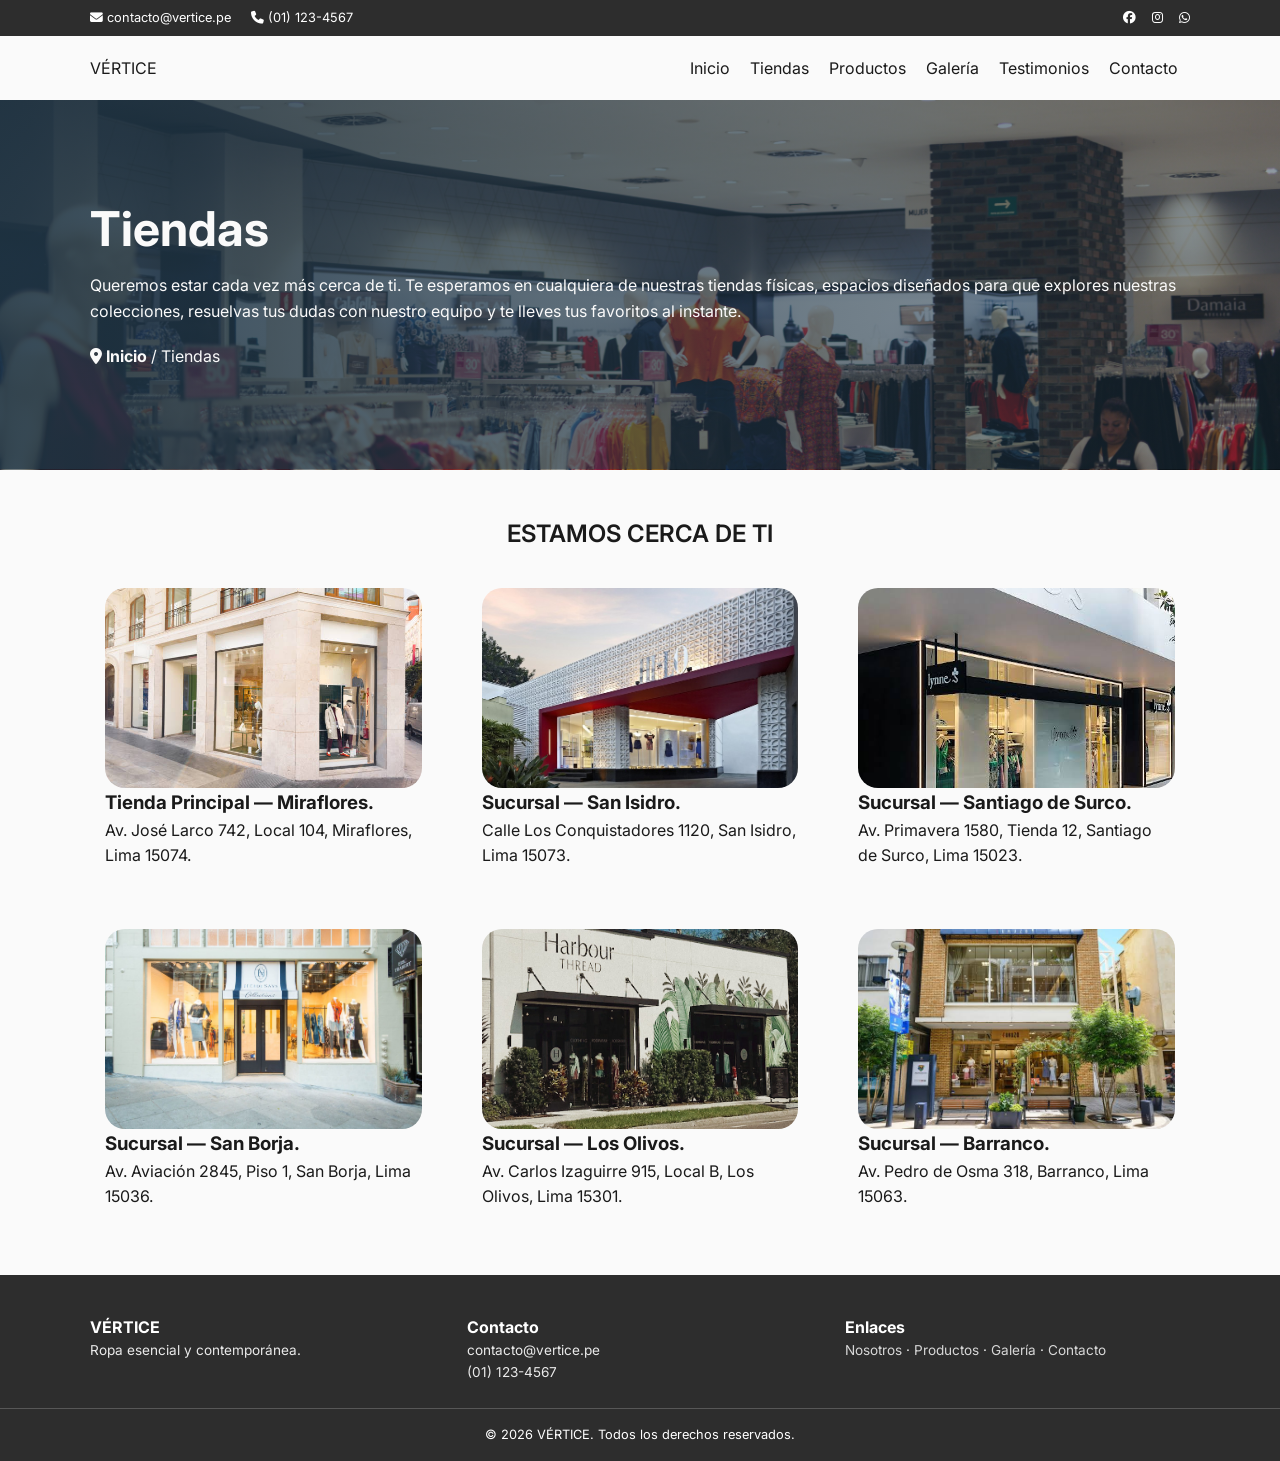
<file: tiendas.html>
<!DOCTYPE html>
<html lang="es">

<head>
    <meta charset="UTF-8">
    <meta name="viewport" content="width=device-width, initial-scale=1.0">
    <title>VÉRTICE — Ropa Esencial</title>
    <link rel="icon" href="assets/img/favicon.ico" type="image/x-icon">
    <link rel="preconnect" href="https://fonts.googleapis.com">
    <link rel="preconnect" href="https://fonts.gstatic.com" crossorigin>
    <link href="https://fonts.googleapis.com/css2?family=Inter:wght@400;500;700&display=swap" rel="stylesheet">
    <link rel="stylesheet" href="https://cdnjs.cloudflare.com/ajax/libs/font-awesome/6.5.2/css/all.min.css">
    <link rel="stylesheet" href="assets/css/styles.css">
</head>

<body>
    <div class="topbar">
        <div class="container topbar-inner">
            <div class="topbar-contact">
                <a href="mailto:contacto@vertice.pe"><i class="fa-solid fa-envelope"></i> contacto@vertice.pe</a>
                <a href="tel:+5112345678"><i class="fa-solid fa-phone"></i> (01) 123-4567</a>
            </div>
            <div class="topbar-social">
                <a href="https://facebook.com/" target="_blank" rel="noopener"><i class="fa-brands fa-facebook"></i></a>
                <a href="https://instagram.com/" target="_blank" rel="noopener"><i
                        class="fa-brands fa-instagram"></i></a>
                <a href="https://wa.me/51999999999" target="_blank" rel="noopener"><i
                        class="fa-brands fa-whatsapp"></i></a>
            </div>
        </div>
    </div>
    <header id="cabecera">
        <div class="container header-inner">
            <div class="nav-bar">
                <!-- Logo -->
                <div class="logo-ancho">
                    <a href="index.html" class="logo">VÉRTICE</a>
                </div>
                <!-- Botón hamburguesa -->
                <div class="nav-menu-toggle">
                    <i class="fa-solid fa-bars"></i>
                </div>
                <nav class="nav-menu">
                    <a href="index.html" aria-current="page">Inicio</a>
                    <a href="tiendas.html">Tiendas</a>
                    <a href="productos.html">Productos</a>
                    <a href="galeria.html">Galería</a>
                    <a href="testimonios.html">Testimonios</a>
                    <a href="contacto.html">Contacto</a>
                </nav>
            </div>
        </div>
    </header>
    <main>
        <section class="stores">
            <div class="container">
                <h1>Tiendas</h1>
                <p>Queremos estar cada vez más cerca de ti. Te esperamos en cualquiera de nuestras tiendas físicas,
                    espacios diseñados para que explores nuestras colecciones, resuelvas tus dudas con nuestro equipo y
                    te lleves tus favoritos al instante.</p>
                <nav>
                    <i class="fa-solid fa-location-dot"></i>
                    <a href="index.html">Inicio</a> / Tiendas
                </nav>
            </div>
        </section>
        <section id="stores">
            <div class="container">
                <h2 class="section-title">Estamos cerca de ti</h2>
                <div class="stores-grid">
                    <article class="stores-item">
                        <img src="assets/img/tienda1.jpg" class="img-fluid" alt="">
                        <h3>Tienda Principal — Miraflores.</h3>
                        <p>Av. José Larco 742, Local 104, Miraflores, Lima 15074.</p>
                    </article>
                    <article class="stores-item">
                        <img src="assets/img/tienda2.jpg" class="img-fluid" alt="">
                        <h3>Sucursal — San Isidro.</h3>
                        <p>Calle Los Conquistadores 1120, San Isidro, Lima 15073.</p>
                    </article>
                    <article class="stores-item">
                        <img src="assets/img/tienda3.jpg" class="img-fluid" alt="">
                        <h3>Sucursal — Santiago de Surco.</h3>
                        <p>Av. Primavera 1580, Tienda 12, Santiago de Surco, Lima 15023.</p>
                    </article>
                    <article class="stores-item">
                        <img src="assets/img/tienda4.jpg" class="img-fluid" alt="">
                        <h3>Sucursal — San Borja.</h3>
                        <p>Av. Aviación 2845, Piso 1, San Borja, Lima 15036.</p>
                    </article>
                    <article class="stores-item">
                        <img src="assets/img/tienda5.jpg" class="img-fluid" alt="">
                        <h3>Sucursal — Los Olivos.</h3>
                        <p>Av. Carlos Izaguirre 915, Local B, Los Olivos, Lima 15301.</p>
                    </article>
                    <article class="stores-item">
                        <img src="assets/img/tienda6.jpg" class="img-fluid" alt="">
                        <h3>Sucursal — Barranco.</h3>
                        <p>Av. Pedro de Osma 318, Barranco, Lima 15063.</p>
                    </article>
                </div>
            </div>

        </section>
    </main>
    <footer>
        <div class="container footer-inner">
            <div class="footer-col">
                <strong>VÉRTICE</strong>
                <p>Ropa esencial y contemporánea.</p>
            </div>
            <div class="footer-col">
                <strong>Contacto</strong>
                <p>contacto@vertice.pe</p>
                <p>(01) 123-4567</p>
            </div>
            <div class="footer-col">
                <strong>Enlaces</strong>
                <p><a href="#nosotros">Nosotros</a> · <a href="#productos">Productos</a> · <a
                        href="#galeria">Galería</a> · <a href="#contacto">Contacto</a></p>
            </div>
        </div>
        <div class="footer-bar">
            <p>© 2026 VÉRTICE. Todos los derechos reservados.</p>
        </div>
    </footer>
    <a class="scroll-up" href="#" title="Volver arriba">
        <i class="fa-solid fa-angle-up"></i>
    </a>
    <script src="assets/js/main.js"></script>
</body>

</html>
</file>
<file: assets/css/styles.css>
/* VARIABLES CSS */
:root {
    --color-fondo: #fafafa;
    --color-superficie: #ffffff;
    --color-texto: #1a1a1a;
    --color-secundario: #666666;
    --color-acento: #2d2d2d;
    --color-borde: #e5e5e5;
    --fuente-principal: "Inter", -apple-system, "Segoe UI", Roboto, sans-serif;
    --radio: 8px;
    --sombra: 0 1px 3px rgba(0, 0, 0, 0.06);
    --sombra-hover: 0 4px 12px rgba(0, 0, 0, 0.08);
}

/* SELECTORES */
/* Selector universal de elementos */
* {
    margin: 0;
    padding: 0;
    /* Evita que las cajas cambien de tamaño cuando se agregan espacios como padding, margin yborde */
    box-sizing: border-box;
}

html {
    scroll-behavior: smooth;
}

h2 {
    text-align: center;
    font-size: 30px;
    font-weight: 600;
    line-height: 1.2;
    text-transform: uppercase;
    margin-bottom: 30px;
}

body {
    font-family: var(--fuente-principal);
    background: var(--color-fondo);
    color: var(--color-texto);
    line-height: 1.6;
    margin: 0;
    padding: 0;
}

a {
    text-decoration: none;
    color: inherit;
}

ul {
    list-style: none;
}

img {
    max-width: 100%;
    display: block;
}

img,
video,
iframe {
    display: block;
}



/* Selectores tipo identificador (id) */
#portada {
    position: relative;
    padding-top: 0;
    padding-bottom: 0;

}

#testimonies,
#stores,
#contact,
#shopping {
    position: relative;
    /* A continuación son espacios en la parte de Testimonio */
    padding-top: 50px;
    padding-bottom: 50px;
}


/* FIN Selectores tipo identificador (id) */

.container {
    max-width: 1100px;
    margin: auto;
}

.padding-xl {
    padding-top: 90px;
    padding-bottom: 90px;
}

.topbar {
    background: var(--color-acento);
    color: var(--color-superficie);
    font-size: 0.8rem;
}

.topbar-inner {
    display: flex;
    flex-direction: row;
    justify-content: space-between;
    align-items: center;
    gap: 16px;
    padding-top: 8px;
    padding-bottom: 8px;
}

.topbar-contact {
    display: flex;
    flex-direction: row;
    gap: 20px;
    align-items: center;
}

.topbar-social {
    display: flex;
    flex-direction: row;
    gap: 16px;
    align-items: center;
}

.topbar a:hover {
    opacity: 0.75;
}

.header {
    background: var(--color-superficie);
    border-bottom: 1px solid var(--color-borde);
    position: relative;
    top: 0;
    z-index: 1000;
}

.header-inner {
    display: flex;
    flex-direction: row;
    align-items: center;
    justify-content: space-between;
    gap: 24px;
    height: 64px;
}


/* Inicia portada */
.portada-texto {
    position: absolute;
    top: 220px;
    left: 40px;
    border-radius: 20px;
    width: 500px;
    background-color: rgba(0, 0, 0, 0.5);
    padding: 25px;
    color: white;
    font-size: var(--fuente-principal);
}

.portada-texto h1 {
    font-size: 44px;
    line-height: 1.2;
    margin-bottom: 10px;
}


.portada-texto a {
    display: inline-block;
    padding: 10px 20px;
    font-size: 16px;
    text-decoration: none;
    margin-top: 20px;
    font-size: var(--fuente-principal);
    border-radius: 20px;
}

/* Termina portada */
/* Inicio de diseño de testimonios */
.testimonies {
    background-color: #2d2d2d;
    color: var(--color-fondo);
    padding-top: 100px;
    padding-bottom: 100px;
    background-image: linear-gradient(90deg, rgba(32, 54, 70, 0.9) 0%,
            rgba(32, 54, 70, 0.5) 100%),
        url("../img/pexels-chris-f-38966-8619007.jpg");
    background-size: cover;
    background-position: center;
}

.testimonies a {
    color: var(--color-fondo);
    text-decoration: none;
    font-weight: bold;

}

.testimonies h1 {
    font-size: 3rem;
    line-height: 1.2;
    margin-bottom: 15px;
}

.testimonies nav {
    margin-top: 20px;
}

.clientes-grid {
    display: grid;
    grid-template-columns: repeat(4, 1fr);
    gap: 30px;

}

.cliente-item {
    border: 1px solid var(--color-secundario);
    padding: 15px;
    border-radius: 20px;
}

.cliente-item img {
    width: 100%;
    height: 200px;
    object-fit: cover;
    /* Evita que la imagen se deforme */
    align-items: center;
    border-radius: 20px;
}


.cliente-item p {
    color: var(--color-secundario)
}

/* Término de diseño de Testimonios */
/* Inicio de diseño de Tiendas */
.stores {
    background-color: #2d2d2d;
    color: var(--color-fondo);
    padding-top: 100px;
    padding-bottom: 100px;
    background-image: linear-gradient(90deg, rgba(32, 54, 70, 0.9) 0%,
            rgba(32, 54, 70, 0.5) 100%),
        url("../img/stores-portada.jpg");
    background-size: cover;
    background-position: center;
}

.stores-grid {
    display: grid;
    grid-template-columns: repeat(3, 1fr);
    gap: 30px;
}

.stores-item {
    padding: 15px;
    border-radius: 20px;
}


.stores-item img {
    width: 100%;
    height: 200px;
    object-fit: cover;
    /* Evita que la imagen se deforme */
    align-items: center;
    border-radius: 20px;
}

.stores a {
    color: var(--color-fondo);
    text-decoration: none;
    font-weight: bold;

}

.stores h1 {
    font-size: 3rem;
    line-height: 1.2;
    margin-bottom: 15px;
}

.stores nav {
    margin-top: 20px;
}


/* Término de diseño de Tiendas */

/* Inicio de diseño de Galería */
.gallery {
    background-color: #2d2d2d;
    color: var(--color-fondo);
    padding-top: 100px;
    padding-bottom: 100px;
    background-image: linear-gradient(90deg, rgba(32, 54, 70, 0.9) 0%,
            rgba(32, 54, 70, 0.5) 100%),
        url("../img/portada.jpg ");
    background-size: cover;
    background-position: center;
}

.gallery a {
    color: var(--color-fondo);
    text-decoration: none;
    font-weight: bold;

}

.gallery h1 {
    font-size: 3rem;
    line-height: 1.2;
    margin-bottom: 15px;
}

.gallery nav {
    margin-top: 20px;
}

.gallery-grid1 {
    display: grid;
    grid-template-columns: repeat(3, 1fr);
}

.gallery-grid2 {
    display: grid;
    grid-template-columns: repeat(2, 1fr);
}


.gallery-item img {
    width: 100%;
    height: auto;
    object-fit: cover;
    /* Evita que la imagen se deforme */

}

/* Término de diseño de Galería */
/* Inicio de diseño de Contacto */
.contact {
    background-color: #2d2d2d;
    color: var(--color-fondo);
    padding-top: 100px;
    padding-bottom: 100px;
    background-image: linear-gradient(90deg, rgba(32, 54, 70, 0.9) 0%,
            rgba(32, 54, 70, 0.5) 100%),
        url("../img/contacto-portada.jpg");
    background-size: cover;
    background-position: 0px 1600px;
}

.contact a {
    color: var(--color-fondo);
    text-decoration: none;
    font-weight: bold;

}

.contact h1 {
    font-size: 3rem;
    line-height: 1.2;
    margin-bottom: 15px;
}

.contact nav {
    margin-top: 20px;
}



/* Término de diseño de Contacto */
/* Inicio de diseño de Lista de contactos */
.contact-grid {
    display: flex;
    flex-direction: row;
    justify-content: space-between;
    align-items: center;
    gap: 24px;
    flex-wrap: wrap;
    margin-top: 40px;
    margin-bottom: 40px;
}

.contact-item {
    flex: 1 1 200px;
    text-align: center;
    padding: 24px 12px;
}

.contact-item i {
    font-size: 1.6rem;
    margin-bottom: 10px;
}

/* Término de diseño de Lista de contactos */
/* Inicio de diseño de Section */
.section {
    padding: 64px 0;
}

.section-alt {
    background: var(--color-superficie);
    border-top: 1px solid var(--color-borde);
    border-bottom: 1px solid var(--color-borde);
}

.section-title {
    text-align: center;
    font-size: 1.5rem;
    margin-bottom: 24px;
}

.galeria p .btn {
    text-align: center;
}

.section-sub {
    color: var(--color-secundario);
    margin-bottom: 28px;
}

/* Término de diseño de Section */
/* Inicio de diseño de shopping */
.shopping {
    background-color: #2d2d2d;
    color: var(--color-fondo);
    padding-top: 100px;
    padding-bottom: 100px;
    background-image: linear-gradient(90deg, rgba(32, 54, 70, 0.9) 0%,
            rgba(32, 54, 70, 0.5) 100%),
        url("../img/shop-portada.jpg");
    background-size: cover;
    background-position: 0px 1600px;
}

.shopping a {
    color: var(--color-fondo);
    text-decoration: none;
    font-weight: bold;

}

.shopping h1 {
    font-size: 3rem;
    line-height: 1.2;
    margin-bottom: 15px;
}

.shopping nav {
    margin-top: 20px;
}

/* Término de diseño de shopping */

.nosotros-inner {
    display: flex;
    flex-direction: row;
    gap: 40px;
    align-items: center;
    justify-content: space-between;
}

.nosotros-text {
    flex: 2;
}

.nosotros-text p {
    color: var(--color-secundario);
    margin-bottom: 12px;
}

.nosotros-img {
    height: 100%;
    width: 100%;
    flex: 5;
}

.nosotros-img img {
    border-radius: var(--radio);
}

.nosotros-img img:hover {
    box-shadow: var(--sombra-hover);
}

.datos {
    display: flex;
    flex-direction: row;
    gap: 24px;
    margin-top: 20px;
}

.dato {
    display: flex;
    flex-direction: column;
    align-items: flex-start;
    gap: 4px;
}

.dato strong {
    font-size: 1.3rem;
}

.dato span {
    font-size: 0.8rem;
    color: var(--color-secundario);
}

.products {
    grid-template-columns: repeat(2, 1fr);
    display: flex;
    flex-direction: row;
    flex-wrap: wrap;
    justify-content: space-between;
    align-items: stretch;
    gap: 24px;
}

.card {
    flex: 1 1 220px;
    background: var(--color-superficie);
    border: 1px solid var(--color-borde);
    border-radius: var(--radio);
    overflow: hidden;
    display: flex;
    flex-direction: column;
}

.card:hover {
    box-shadow: var(--sombra-hover);
}

.card-img img {
    width: 100%;
    height: 240px;
    object-fit: cover;
}

.card-img img:hover {
    opacity: 0.92;
}

.card-body {
    padding: 16px;
    display: flex;
    flex-direction: column;
    gap: 8px;
}

.price {

    color: var(--color-secundario);
}

.features {
    display: flex;
    flex-direction: row;
    justify-content: space-between;
    align-items: center;
    gap: 24px;
    flex-wrap: wrap;
    margin-top: 40px;
}

.feature {
    flex: 1 1 200px;
    text-align: center;
    padding: 24px 12px;
}

.feature i {
    font-size: 1.6rem;
    margin-bottom: 10px;
}

.galeria {
    display: flex;
    flex-direction: row;
    flex-wrap: wrap;
    justify-content: center;
    align-items: center;
    gap: 16px;
}

.galeria img {
    width: 220px;
    height: 220px;
    object-fit: cover;
    border-radius: var(--radio);
}

.galeria img:hover {
    opacity: 0.9;
    box-shadow: var(--sombra-hover);
}

.tabla-wrap {
    overflow-x: auto;
}

table {
    width: 100%;
    border-collapse: collapse;
    background: var(--color-superficie);
}

th,
td {
    border: 1px solid var(--color-borde);
    padding: 12px 16px;
    text-align: left;
    font-size: 0.9rem;
}

thead th {
    background: var(--color-acento);
    color: var(--color-superficie);
}

tbody tr:hover {
    background: var(--color-fondo);
}

.media {
    display: flex;
    flex-direction: row;
    gap: 32px;
    align-items: flex-start;
    justify-content: space-between;
    flex-wrap: wrap;
}

.media-item {
    flex: 1 1 300px;
}

.media-item h3 {
    margin-bottom: 12px;
    font-size: 1rem;
}


.testimonios {
    display: flex;
    flex-direction: row;
    gap: 24px;
    flex-wrap: wrap;
    justify-content: space-between;
    align-items: stretch;
}

.testimonio {
    flex: 1 1 240px;
    background: var(--color-fondo);
    border: 1px solid var(--color-borde);
    border-radius: var(--radio);
    padding: 20px;
}

.testimonio span {
    font-size: 0.85rem;
    color: var(--color-secundario);
}

.contacto-inner {
    display: flex;
    flex-direction: row;
    gap: 40px;
    align-items: flex-start;
    justify-content: space-between;
}

.contacto-info {
    flex: 1;
}

.contacto-info p {
    color: var(--color-secundario);
    margin-bottom: 10px;
}

.contacto-form {
    flex: 2;
    background: var(--color-superficie);
    border: 1px solid var(--color-borde);
    border-radius: var(--radio);
    padding: 24px;
}

.form-row {
    display: flex;
    flex-direction: row;
    gap: 16px;
}

.form-group {
    display: flex;
    flex-direction: column;
    gap: 6px;
    margin-bottom: 14px;
    flex: 1;
}

.form-group label {
    font-size: 0.85rem;
    font-weight: 500;
}

.form-group input,
.form-group select,
.form-group textarea {
    border: 1px solid var(--color-borde);
    border-radius: var(--radio);
    padding: 10px 12px;
    font-family: var(--fuente-principal);
    font-size: 0.9rem;
    background: var(--color-superficie);
}

.form-group textarea {
    min-height: 110px;
}

.btn {
    display: inline-block;
    padding: 12px 32px;
    background: var(--color-acento);
    color: var(--color-superficie);
    border-radius: var(--radio);
    font-size: 0.875rem;
    border: none;
    cursor: pointer;
    text-align: center;
}

.btn-center {
    padding: 12px 32px;
    background: var(--color-acento);
    color: var(--color-superficie);
    border-radius: var(--radio);
    font-size: 0.875rem;
    border: none;
    cursor: pointer;
    text-align: center;
}

.btn:hover {
    opacity: 0.85;
}

.btn-center:hover {
    opacity: 0.85;
}

footer {
    background: var(--color-acento);
    color: var(--color-superficie);
    margin-top: 0;
}

.footer-inner {
    display: flex;
    flex-direction: row;
    justify-content: space-between;
    align-items: flex-start;
    gap: 32px;
    flex-wrap: wrap;
    padding-top: 40px;
    padding-bottom: 24px;
}

.footer-col {
    flex: 1 1 200px;
}

.footer-col p,
.footer-col a {
    font-size: 0.85rem;
    opacity: 0.9;
}

.footer-col a:hover {
    opacity: 1;
    text-decoration: underline;
}

.footer-bar {
    border-top: 1px solid rgba(255, 255, 255, 0.2);
    text-align: center;
    padding: 16px 0;
    font-size: 0.8rem;
}

/* Iniciamos el scroll up */
.scroll-up {
    position: fixed;
    bottom: 25px;
    right: 25px;

    width: 45px;
    height: 45px;
    background-color: var(--color-secundario);
    color: var(--color-fondo);
    text-decoration: none;

    display: flex;
    justify-content: center;
    align-items: center;
    transition: all 0.4s ease-in-out;
}

.scroll-up:hover {
    transform: translateY();
}

/* Hidden = true // ocultar
hidden = false // visible */
.scroll-up[hidden] {
    display: none;
}

/* Finalizamos el scroll up */

/* SELECTORES PARA EL DISEÑO WEB RESPONSIVE*/

.img-fluid {
    /* Para que las imágenes encajen en sus cajas */
    width: 100%;
    height: auto;
}

.video-fluid {
    width: 100%;
    height: auto;
    /* Aspecto ratio es auto */
    aspect-ratio: auto;
}

.mapa-fluid {
    width: 100%;
}

.nav-bar {
    display: flex;
    flex-direction: row;
    justify-content: space-between;
    align-items: center;
    /* Posicionar el menú flotante */
    position: relative;
}

.logo-ancho {
    width: 590px;
    transition: all 0.4s ease-in-out;
}

.logo-ancho:hover {
    transform: scale(0.9);
}

/* Boton hamburguesa */
.nav-menu-toggle {
    font-size: 1.5rem;
    cursor: pointer;
    display: none;

}

/* Barra de menú */
.nav-menu {
    display: flex;
    flex-direction: row;
    align-items: center;
}

.nav-menu a {
    color: var(--color-texto);
    text-decoration: none;
    display: inline-block;
    padding: 10px;
    border-radius: 20px;
    transition: all 0.5s ease-in-out;
}

/* Permite resaltar el elemento del menu en la pagina actual */
.nav.menu a[aria-current="page"] {
    background-color: var(--color-acento);
    color: var(--color-fondo)
}

/* Permite resaltar el elemneto del menu al pasar el mouse por encima */
nav a:hover,
nav a.active {
    background-color: var;
    color: var(--color-secundario);
}

/*************************Reglas AT**********************/
/* Para trabajar con pantallas de tablets */
@media (max-width: 992px) {
    .container {
        padding-left: 110px;
        padding-right: 110px;
    }

    /* Cabecera y menú hamburguesa */
    .nav-menu-toggle {
        display: block;
        width: auto;
    }

    .nav-bar {
        display: flex;
        width: 100%;
        justify-content: space-between;
        align-items: center;
        /* Posicionar el menú flotante */
        position: relative;
    }

    .nav-menu a[aria-current="page"] {
        background-color: var(--color-acento);
        color: var(--color-fondo)
    }

    .nav-menu {
        position: absolute;
        top: 100%;
        right: 0;

        flex-direction: column;

        background-color: var(--color-fondo);
        width: 250px;
        padding: 1.5rem;
        box-shadow: 0px 8px 24px var(--color-acento);
        border-radius: 12px;

        transform: translateY(-12px);
        transition: all 0.4s ease-in-out;

        visibility: hidden;
        opacity: 0;
        z-index: 1001;
    }

    .nav-menu.active {
        visibility: visible;
        opacity: 1;
        transform: translateY(0);
    }

    .nav-menu a {
        display: block;
        width: 100%;
        border-radius: 8px;
        padding: 1rem;
        border-bottom: 1px solid var(--color-texto);
    }

    .products {
        display: grid;
        grid-template-columns: repeat(2, 1fr);
        flex-direction: row;
        flex-wrap: wrap;
        justify-content: space-between;
        align-items: stretch;
        gap: 24px;
    }

    /* Portada */
    .portada-texto {
        position: absolute;
        width: 350px;
        border-radius: 20px;
        background-color: rgba(0, 0, 0, 0.5);
        padding: 20px 20px;
    }

    .portada-texto h1 {
        font-size: 30px;
    }

    .portada-texto a {
        display: inline-block;
    }

    /* Sección Nosotros */
    .nosotros-inner {
        flex-direction: column;
        gap: 24px;
    }

    /* Posición de imagen */
    .shopping {
        background-position: 0px 500px;
    }

    .contact {
        background-position: 0px 1100px;
    }

    /* Grids a 2 columnas */
    .clientes-grid,
    .gallery-grid1 {
        grid-template-columns: repeat(3, 1fr);
    }

    .stores-grid {
        grid-template-columns: repeat(2, 1fr);
    }

    /* Contacto y formularios */
    .contacto-inner,
    .form-row {
        display: flex;
    }
}

@media (max-width: 768px) {
    .container {
        padding-left: 60px;
        padding-right: 60px;
    }

    .topbar-contact {
        display: inline-block;
        align-items: center;
        flex-wrap: wrap;
        gap: 25px 25px;
    }

    #portada {
        position: relative;
        width: 100%;
        height: auto;
        overflow: hidden;
    }

    /* 3. Portada más ligera en móvil */
    .portada-texto {
        color: blue,
    }

    /* 1. Espaciados generales más compactos */
    .section {
        padding: 40px 0;
    }

    h2,
    .section-title {
        font-size: 1.3rem;
        margin-bottom: 20px;
    }

    /* 2. Barra superior (Topbar) en columna */
    .topbar-inner {
        flex-direction: column;
        gap: 6px;
        text-align: center;
    }

    .topbar-contact {
        flex-direction: column;
        gap: 4px;
    }

    .video-fluid {
        width: 100%;
        height: 100%;
        object-fit: cover;
        /* Recorta los lados sobrantes sin deformar el video */
        object-position: center;
        /* Enfoca el centro del video (puedes usar 'right' para enfocar a la chica) */
        display: block;
    }

    /* 3. Portada más ligera en móvil */
    .portada-texto {
        position: sticky;
        width: auto;
        padding: 24px 16px;
        text-align: center;
        border-radius: 0px;
        padding: 25px 25px;
    }

    .portada-texto h1 {
        font-size: 24px;
    }

    .portada-texto a {
        width: 50%;
    }

    /* 4. Datos de la sección Nosotros centrados */
    .datos {
        flex-wrap: wrap;
        justify-content: space-around;
        gap: 16px;
    }

    .dato {
        align-items: center;
        text-align: center;
    }

    /* 5. Productos y tarjetas a 1 columna */
    .card {
        flex: 1 1 100%;
    }

    /* 6. Galería de inicio a 2 columnas flexibles */
    .galeria img {
        width: calc(50% - 8px);
        height: 180px;
    }

    /* 7. Grids de páginas internas a 1 sola columna */
    .clientes-grid,
    .stores-grid,
    .gallery-grid1,
    .gallery-grid2 {
        grid-template-columns: 1fr;
        gap: 16px;
    }

    /* 8. Encabezados de páginas internas (Testimonios, Tiendas, Galería, Contacto) */
    .testimonies,
    .stores,
    .gallery,
    .contact,
    .shopping {
        padding-top: 60px;
        padding-bottom: 60px;
        text-align: center;
    }

    .testimonies h1,
    .stores h1,
    .gallery h1,
    .contact h1,
    .shopping h1 {
        font-size: 2rem;
    }

    .stores-item img {
        width: 100%;
        height: 400px;
        object-fit: cover;
        /* Evita que la imagen se deforme */
        align-items: center;
        border-radius: 20px;
    }

    /* 9. Footer en columnas centradas */
    .footer-inner {
        display: block;
        text-align: center;
        gap: 24px;
    }

    .footer-col {
        flex: 1 1 100%;
    }
}

/* Celulares de baja resolución */
@media (max-width: 480px) {
    .container {
        padding-left: 20px;
        padding-right: 20px;
    }

    .contacto-form{
        width: 100%;
    }
    
    .form-row{
        display: block;
    }

    .contacto-inner  {
        width: 100%;
        align-items: center;
        flex-direction: column;
    }

    .clientes-grid,
    .stores-grid,
    .gallery-grid1,
    .gallery-grid2 {
        display: block;
    }
    
}
</file>
